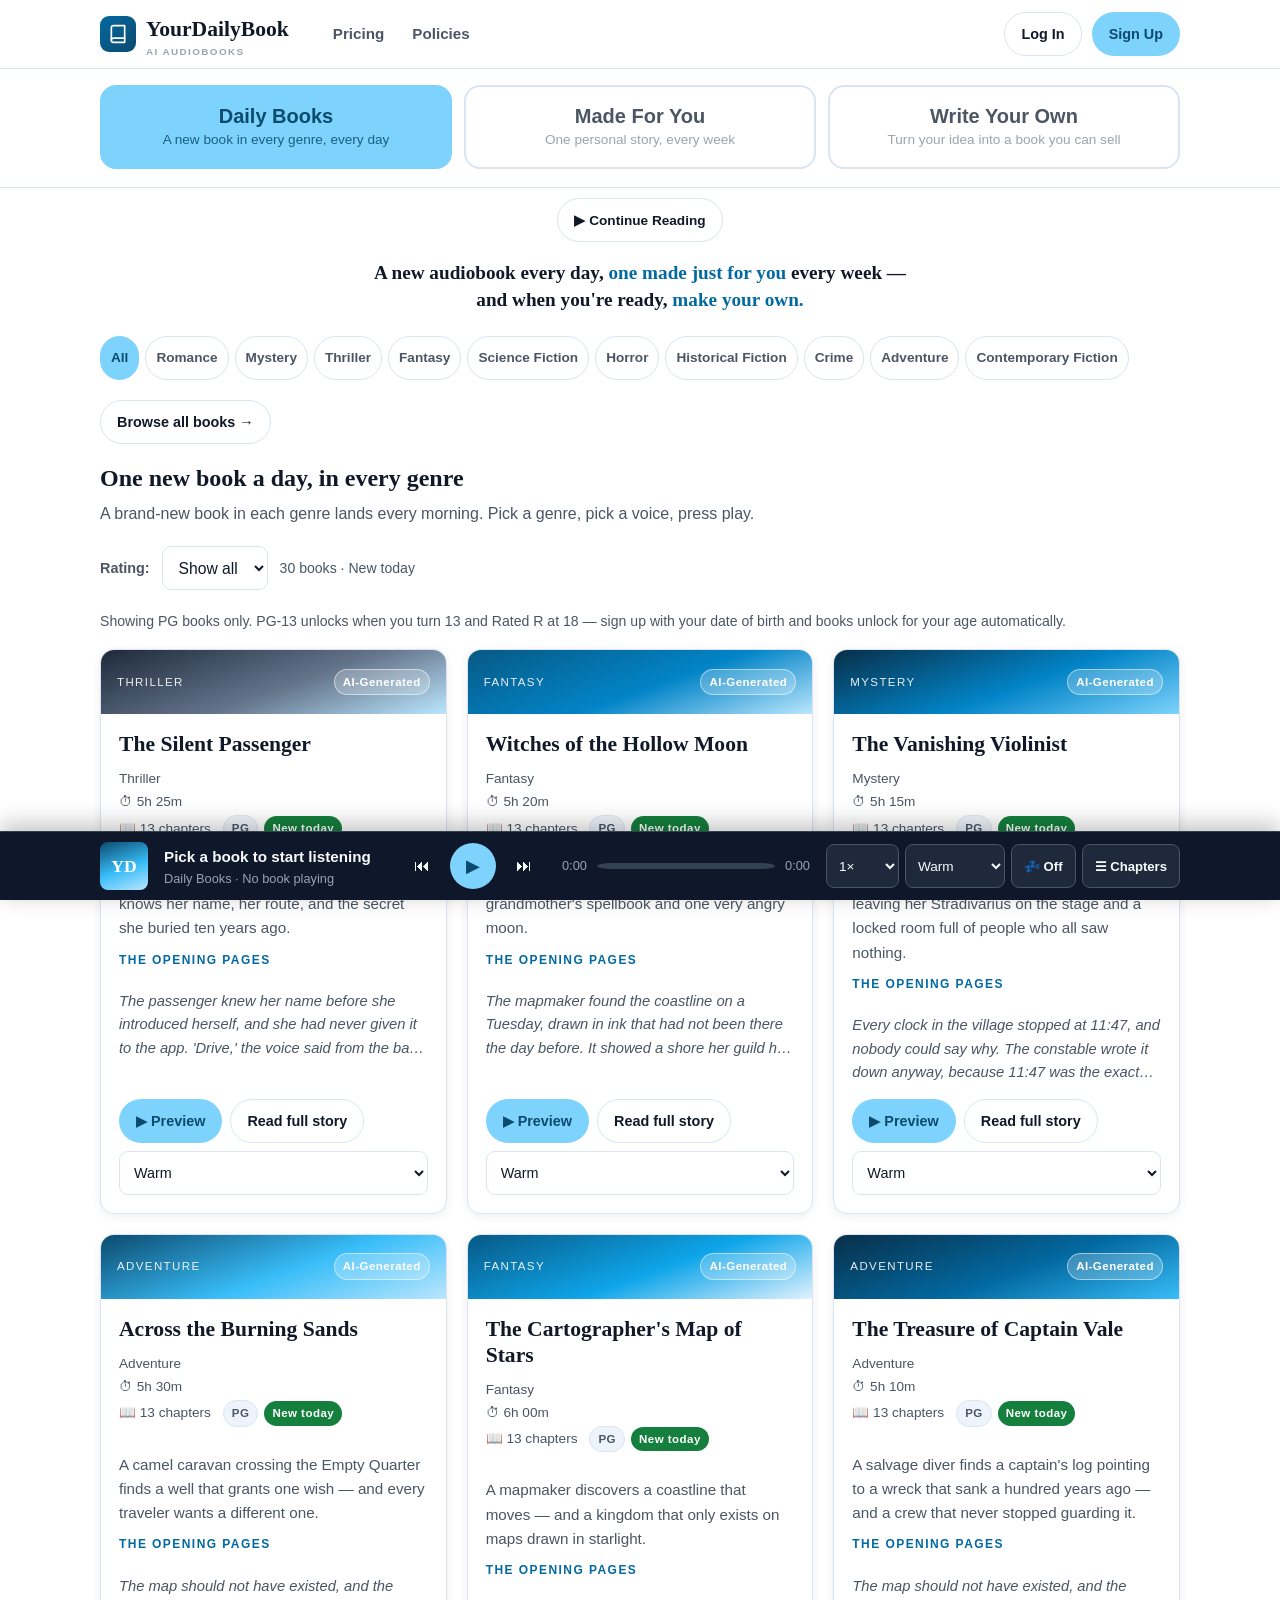
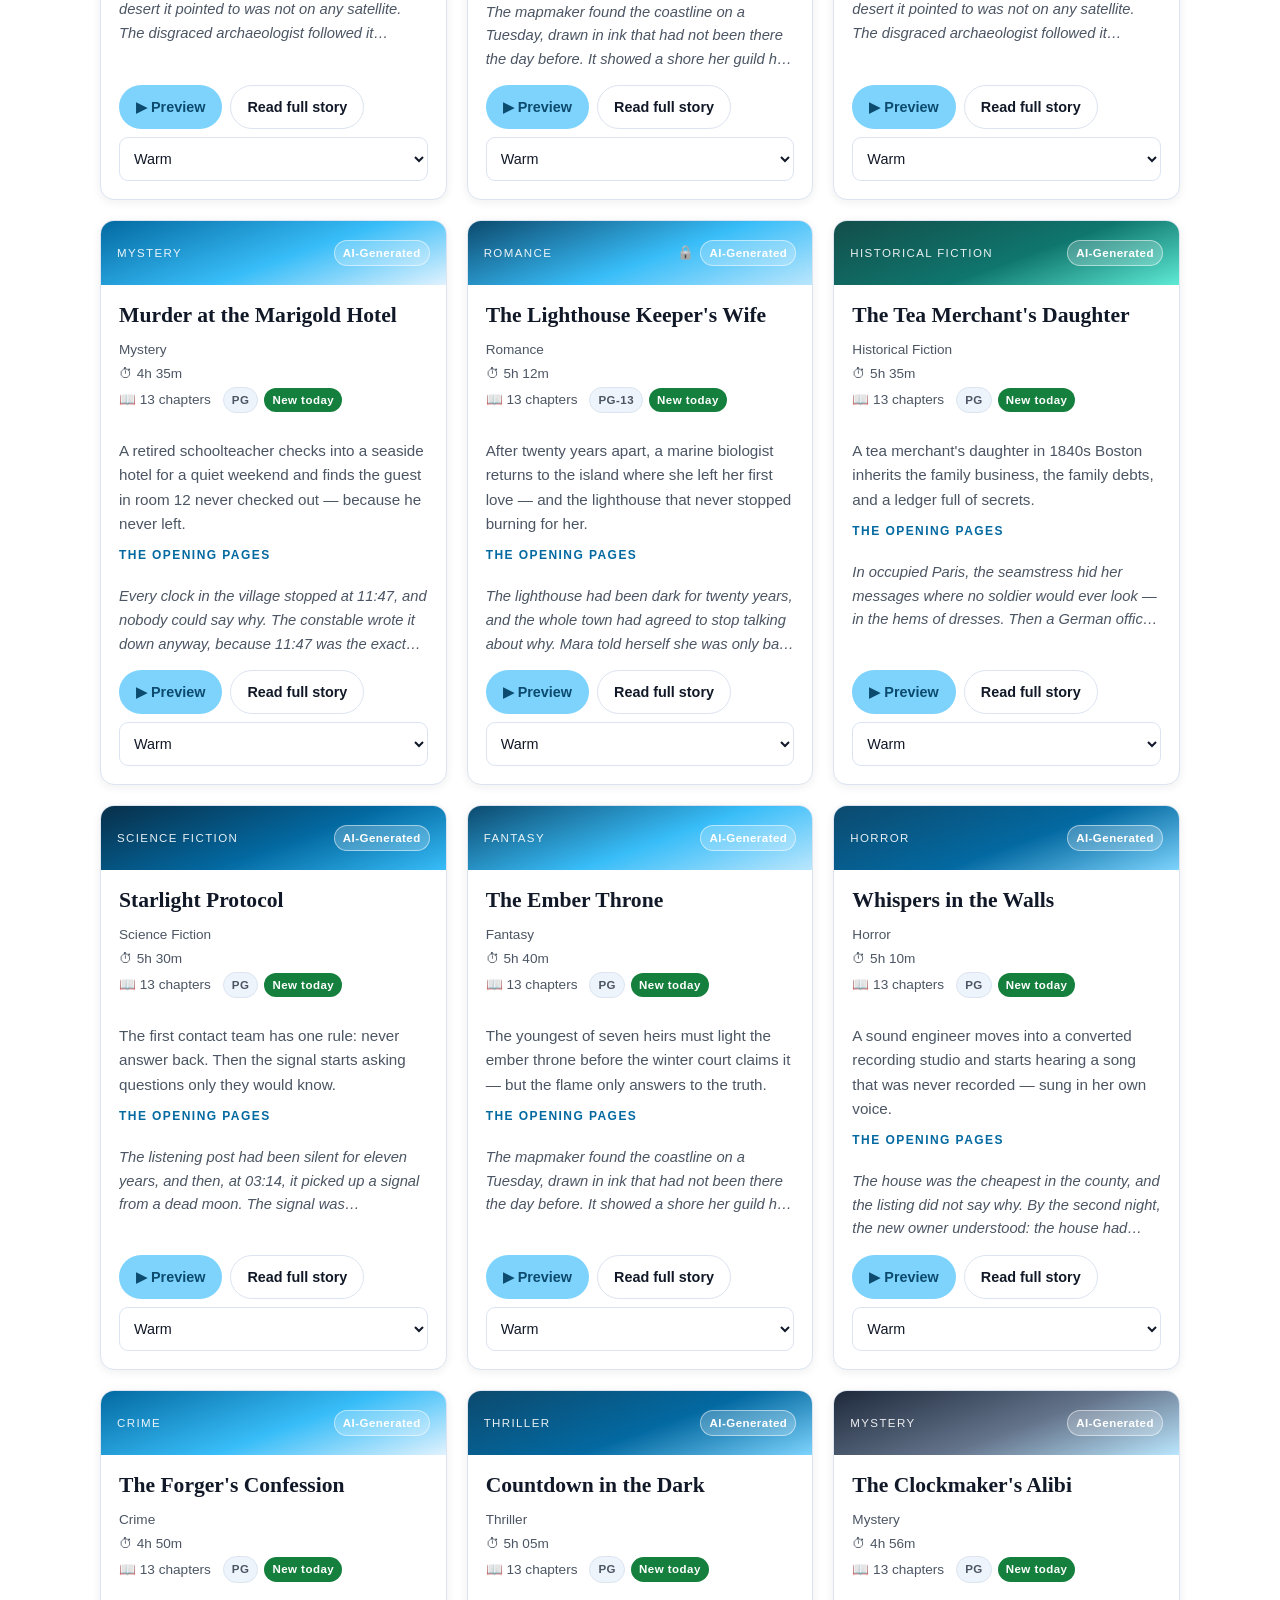
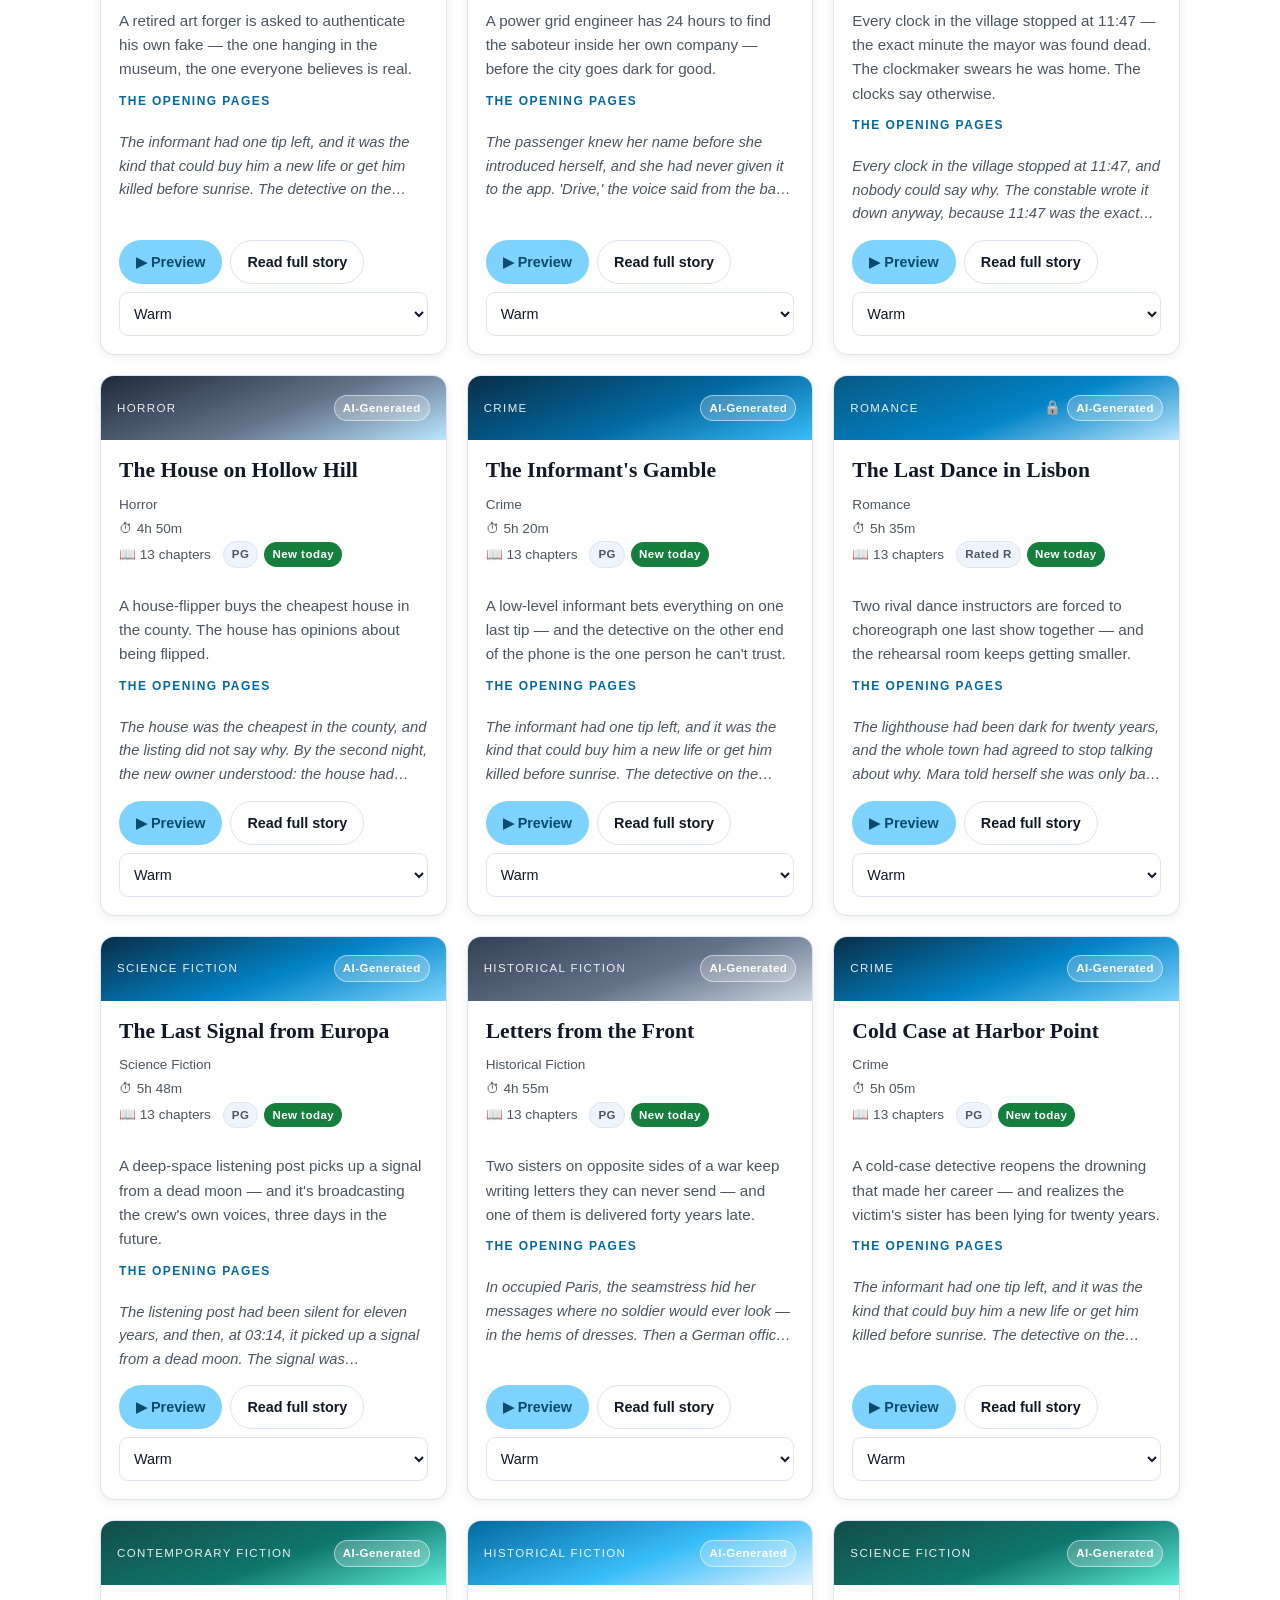
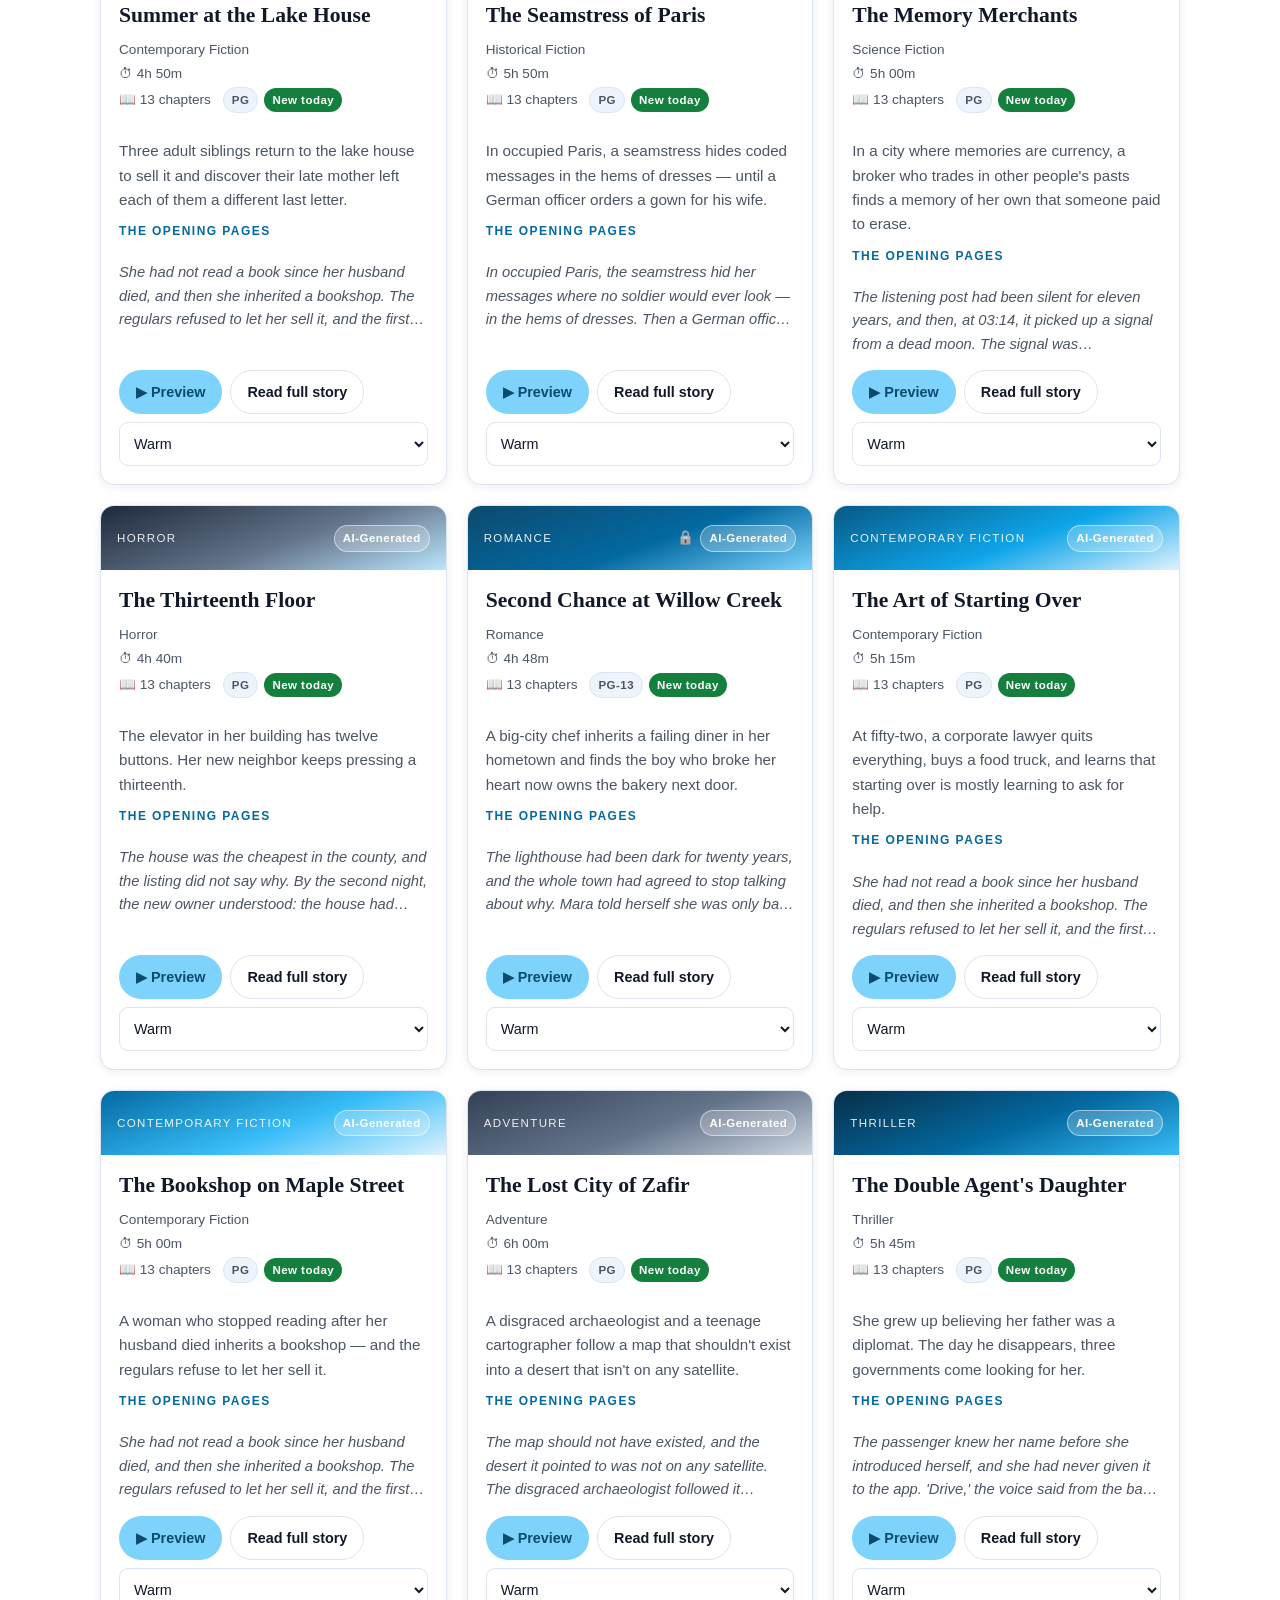
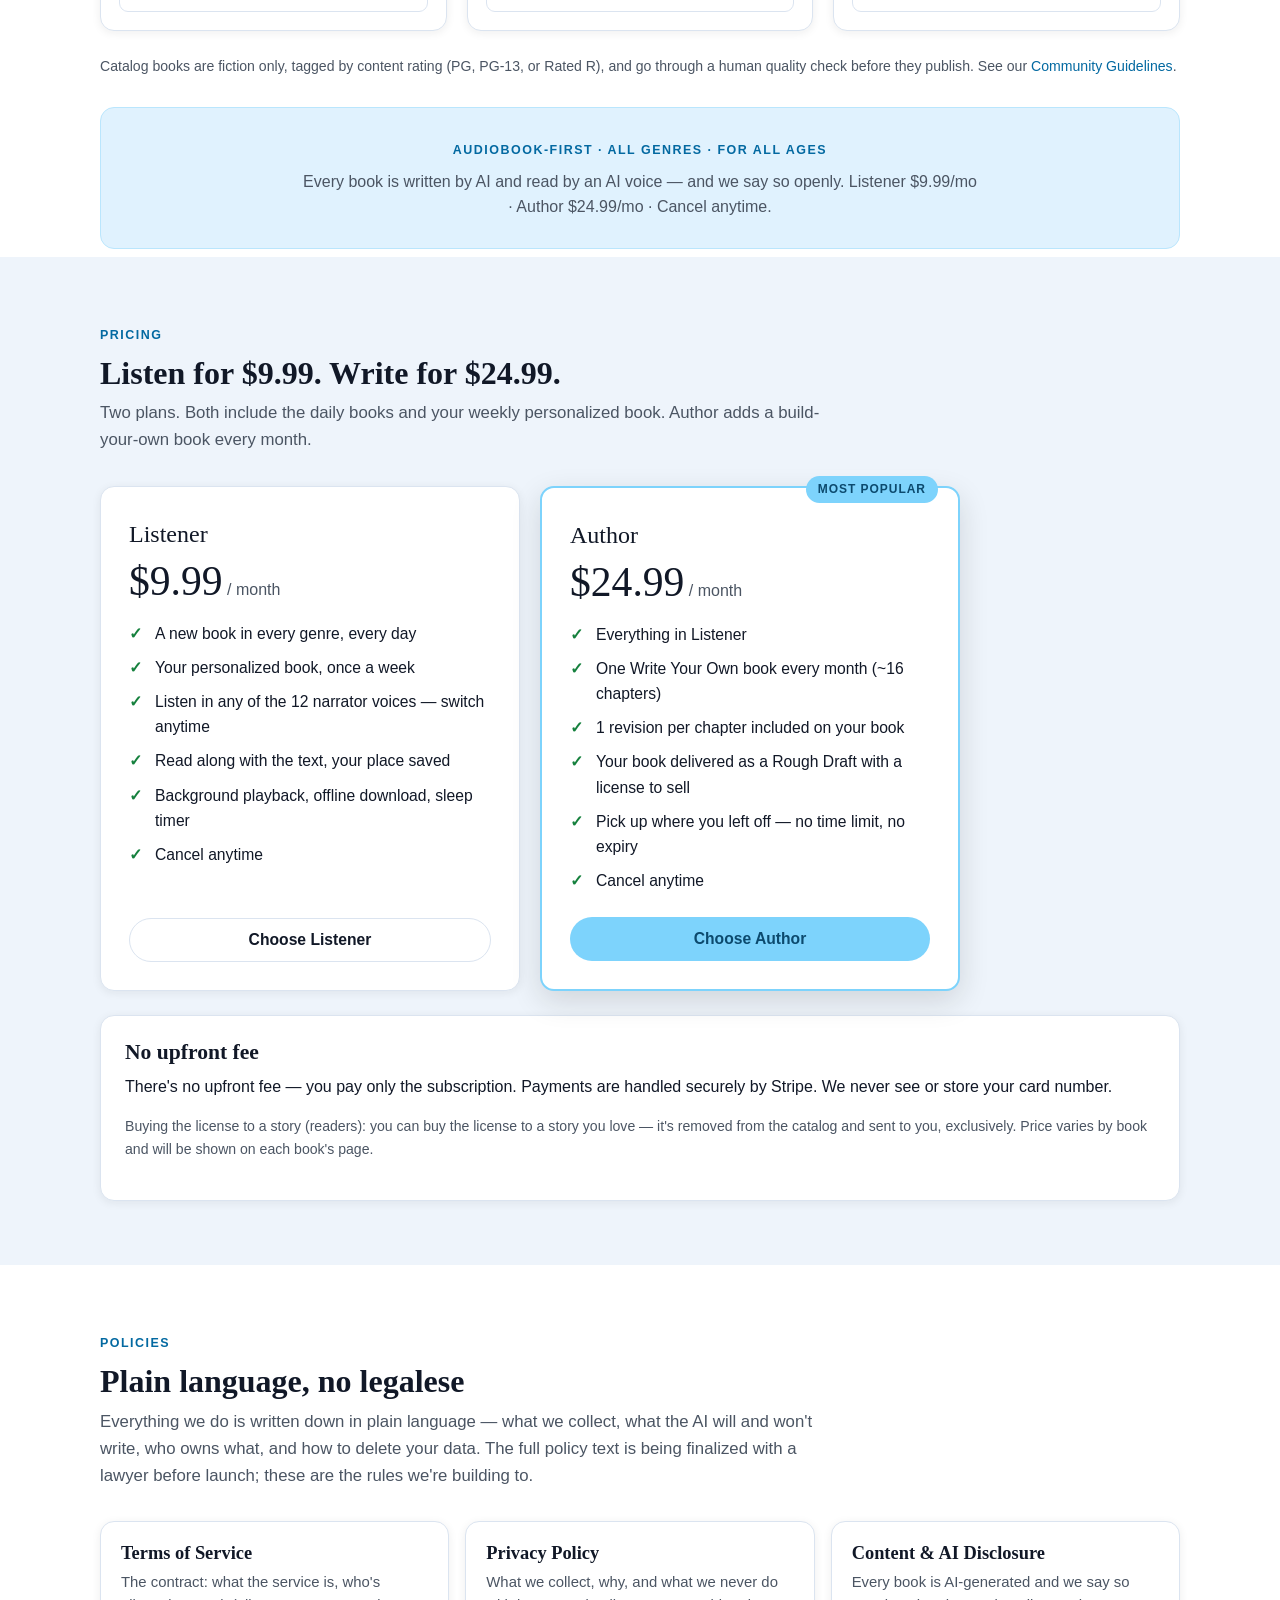
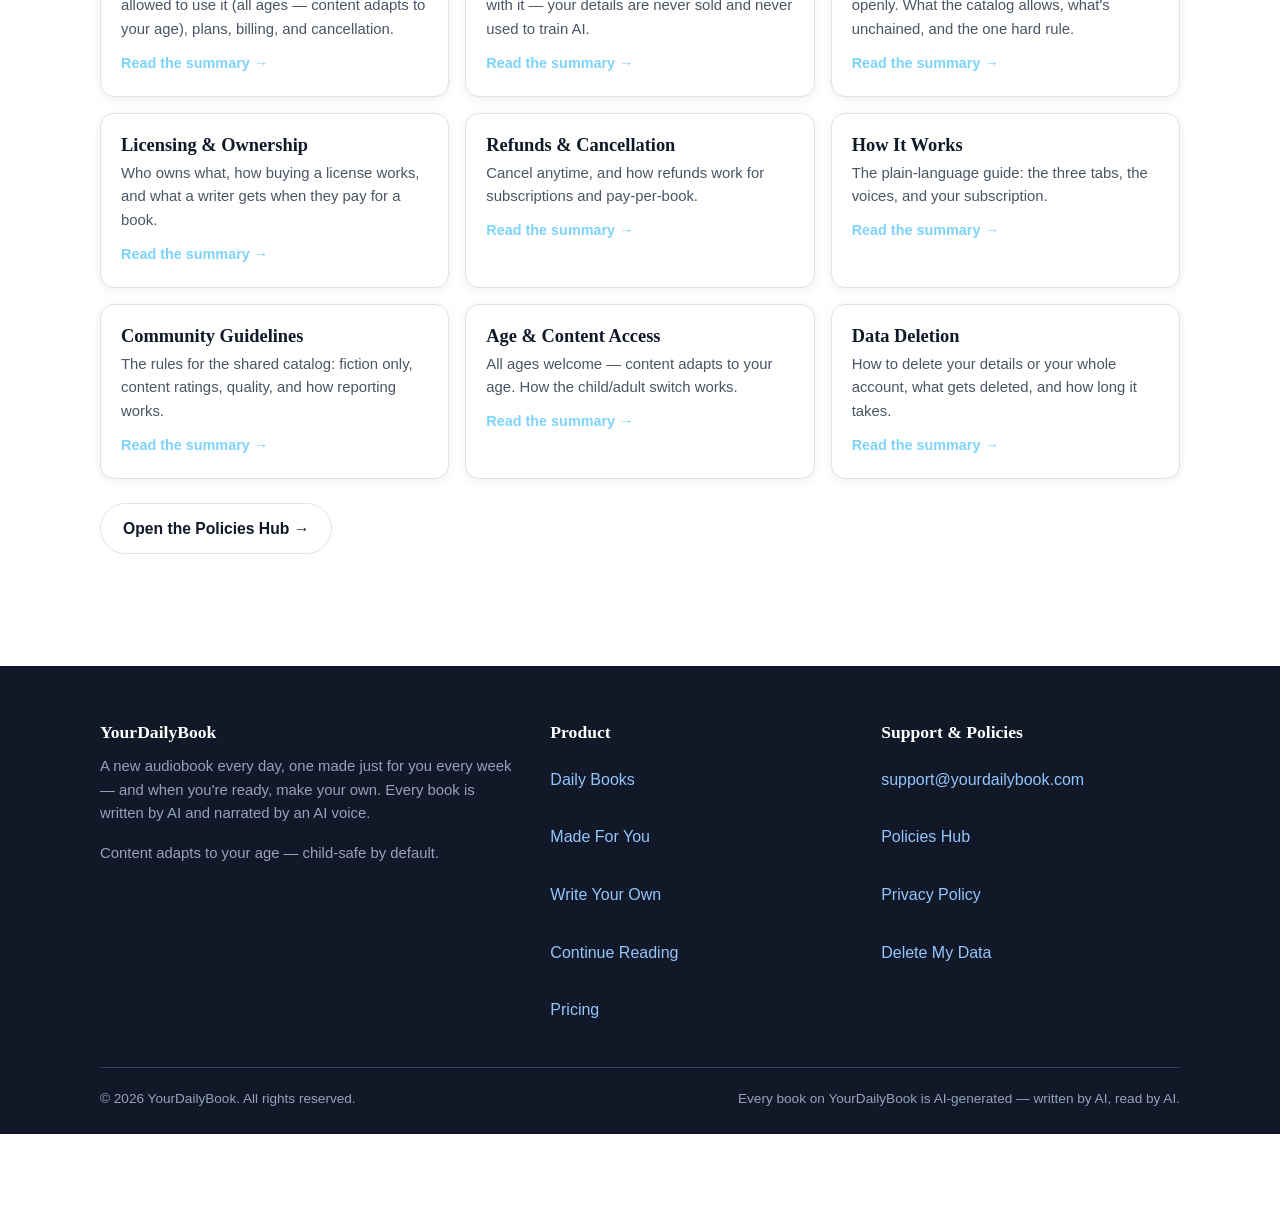
<file: index.html>
<!DOCTYPE html>
<html lang="en">
<head>
<meta charset="UTF-8">
<meta name="viewport" content="width=device-width, initial-scale=1.0">
<title>YourDailyBook — A new audiobook every day, written by AI, read by AI</title>
<meta name="description" content="YourDailyBook is an audiobook service where every book is written by AI and read by an AI voice. A new book in every genre, every day. One made just for you every week. And when you're ready, make your own.">
<!-- Cache-buster (TY Nov 6, v17.1): bump ?v= on every deploy so browsers
     never serve a stale cached file after a push. -->
<link rel="stylesheet" href="style.css?v=17.4">
<link rel="icon" href="favicon.ico">
<link rel="apple-touch-icon" href="apple-touch-icon.png">
</head>
<body>

<!-- ================= Header ================= -->
<header class="site-header">
  <div class="header-inner">
    <a class="logo" href="index.html">
      <span class="logo-mark" aria-hidden="true">
        <svg width="20" height="20" viewBox="0 0 24 24" fill="none" stroke="currentColor" stroke-width="2" stroke-linecap="round" stroke-linejoin="round"><path d="M4 19.5A2.5 2.5 0 0 1 6.5 17H20"/><path d="M6.5 2H20v20H6.5A2.5 2.5 0 0 1 4 19.5v-15A2.5 2.5 0 0 1 6.5 2z"/></svg>
      </span>
      <span>YourDailyBook<small>AI Audiobooks</small></span>
    </a>
    <button class="nav-toggle" id="navToggle" aria-label="Open menu" aria-expanded="false">☰</button>
    <nav class="main-nav" id="mainNav" aria-label="Main navigation">
      <a href="#pricing">Pricing</a>
      <a href="policies.html">Policies</a>
    </nav>
    <div class="header-actions">
      <span class="auth-greeting hidden" id="authGreeting"></span>
      <a class="btn btn-ghost btn-sm hidden" id="settingsLink" href="account.html">Settings</a>
      <button class="btn btn-ghost btn-sm hidden" id="signoutBtn" type="button">Sign Out</button>
      <button class="btn btn-ghost btn-sm" id="loginBtn" type="button">Log In</button>
      <button class="btn btn-primary btn-sm" id="signupBtn" type="button">Sign Up</button>
    </div>
  </div>
</header>

<main>
<!-- ================= Tabs (the dominant top element — first big thing under the header) ================= -->
<div class="tabs-bar" id="tabs">
  <div class="wrap">
    <div class="tabs" role="tablist" aria-label="Main sections">
      <button class="tab-btn active" role="tab" data-tab="daily" aria-selected="true" type="button"><span class="tab-title">Daily Books</span><span class="tab-sub">A new book in every genre, every day</span></button>
      <button class="tab-btn" role="tab" data-tab="made" aria-selected="false" type="button"><span class="tab-title">Made For You</span><span class="tab-sub">One personal story, every week</span></button>
      <button class="tab-btn" role="tab" data-tab="write" aria-selected="false" type="button"><span class="tab-title">Write Your Own</span><span class="tab-sub">Turn your idea into a book you can sell</span></button>
    </div>
  </div>
</div>

<!-- Small Continue Reading button (not a tab — the 3 original tabs stay clean) -->
<div class="continue-mini-row">
  <div class="wrap">
    <button class="btn btn-ghost btn-sm continue-mini-btn" id="continueMiniBtn" type="button">▶ Continue Reading</button>
  </div>
</div>

<!-- ================= Tagline (two lines under the tabs) ================= -->
<!-- The one line that explains the whole site, and it maps directly to
     the tabs (daily book / continue reading / made for you weekly /
     make your own). Kept at the top so a first-time visitor understands
     the site at a glance. -->
<div class="tagline-strip">
  <div class="wrap">
    <h1>A new audiobook every day, <em>one made just for you</em> every week —<br>and when you're ready, <em>make your own.</em></h1>
  </div>
</div>

<div class="wrap">

<!-- ===== Daily Books panel ===== -->
<section class="tab-panel active" id="panel-daily" role="tabpanel" aria-label="Daily Books">
  <div id="dailyTodayView">
  <div class="genre-row" id="genreRow" role="group" aria-label="Filter by genre"></div>
  <div class="browse-link-row">
    <button class="btn btn-ghost btn-sm" id="browseAllBtn" type="button">Browse all books →</button>
  </div>
  <div class="section-head daily-head">
    <h2>One new book a day, in every genre</h2>
    <p>A brand-new book in each genre lands every morning. Pick a genre, pick a voice, press play.</p>
  </div>
  <div class="filter-row">
    <label for="ratingFilter">Rating:</label>
    <select id="ratingFilter" style="width:auto">
      <option value="">Show all</option>
      <option value="PG">PG</option>
      <option value="PG-13">PG-13</option>
      <option value="R">Rated R</option>
    </select>
    <span class="small muted" id="bookCount"></span>
  </div>
  <p class="small muted" id="catalogAgeNote"></p>

  <div class="book-grid" id="bookGrid"></div>
  <p class="small muted mt-3">Catalog books are fiction only, tagged by content rating (PG, PG-13, or Rated R), and go through a human quality check before they publish. See our <a href="policies.html#community-guidelines">Community Guidelines</a>.</p>

  <!-- ================= Closing value-prop (below the book grid) ================= -->
  <!-- The positioning line + AI disclosure + pricing, moved here from the top
       so the main tabs sit higher. Reads as the pitch + disclosure strip at
       the bottom of the Daily Books view. -->
  <section class="closing-value" aria-label="About YourDailyBook">
    <span class="eyebrow">Audiobook-first · All genres · For all ages</span>
    <p>Every book is written by AI and read by an AI voice — and we say so openly. Listener $9.99/mo · Author $24.99/mo · Cancel anytime.</p>
  </section>
  </div><!-- /dailyTodayView -->

  <!-- ===== Back-catalog browse view ===== -->
  <!-- The full catalog, organized by genre first, then newest first
       inside each genre — with filters (AI vs human submission,
       author, rating, New today), a title/author search, a
       publication-date picker (the calendar view), and pagination
       (20 books per page). A view inside the Daily Books panel, not
       a separate page and not a fifth main tab. Reuses the same
       post-style cards, badges, preview behavior, and rating lock
       as the daily grid. -->
  <section id="browseView" class="hidden" aria-label="Browse all books">
    <button class="btn btn-ghost btn-sm" id="browseBackBtn" type="button">← Back to Today's books</button>
    <div class="section-head daily-head mt-2">
      <h2>Browse all books</h2>
      <p>The full catalog — newest first in each genre. Filter it, search it, or jump to a publication date.</p>
    </div>
    <div class="browse-controls">
      <div class="genre-row" id="browseGenreRow" role="group" aria-label="Browse by genre"></div>
      <div class="browse-filters">
        <label class="browse-field browse-search">Search
          <input type="search" id="browseSearch" placeholder="Title or author…" aria-label="Search by title or author">
        </label>
        <label class="browse-field">Source
          <select id="browseSource" aria-label="Filter by source">
            <option value="all">All books</option>
            <option value="ai">AI books</option>
            <option value="human">Human submissions</option>
          </select>
        </label>
        <label class="browse-field">Rating
          <select id="browseRating" aria-label="Filter by rating"></select>
        </label>
        <label class="browse-field">Author
          <select id="browseAuthor" aria-label="Filter by author"></select>
        </label>
        <label class="browse-field browse-check"><input type="checkbox" id="browseNewToday"> New today only</label>
        <label class="browse-field">Published on
          <input type="date" id="browseDate" aria-label="Filter by publication date">
        </label>
        <button class="btn btn-ghost btn-sm" id="browseResetBtn" type="button">Reset filters</button>
      </div>
    </div>
    <p class="small muted" id="browseCount"></p>
    <div id="browseResults"></div>
    <nav class="browse-pagination" id="browsePagination" aria-label="Browse pages"></nav>
  </section>
</section>

<!-- ===== Continue Reading panel ===== -->
<!-- Books the user opened (Read, Listen, or Preview), most recent
     first. Each card has a ▶ Continue button that resumes the book
     from its saved position, and an ✕ Remove button that takes it
     out of this section only — never out of the catalog. Persists in
     localStorage, and respects the age filter like the catalog.
     When empty, the tab shows a friendly empty state instead of
     hiding — a first-time visitor should see where their books will
     wait for them. -->
<section class="tab-panel" id="panel-continue" role="tabpanel" aria-label="Continue Reading">
  <button class="btn btn-ghost btn-sm" id="continueBackBtn" type="button">← Back to Daily Books</button>
  <div class="section-head">
    <span class="eyebrow">Continue Reading</span>
    <h2>Pick up where you left off</h2>
    <p>Every book you open waits for you here — right where you left off.</p>
  </div>
  <section class="currently-reading" id="currentlyReading" aria-label="Currently Reading">
    <div class="book-grid cr-grid" id="currentlyReadingGrid"></div>
    <div class="empty-state hidden" id="currentlyReadingEmpty">
      <h3>Nothing here yet</h3>
      <p>Preview a book and it'll wait for you here, right where you left off.</p>
    </div>
  </section>
</section>

<!-- ===== Made For You panel ===== -->
<section class="tab-panel" id="panel-made" role="tabpanel" aria-label="Made For You">
  <div class="section-head">
    <span class="eyebrow">Made For You</span>
    <h2>Your book, every week</h2>
    <p>Once a week, a short story is written just for you — built from the details you put in at signup. It's your story, about you, in the genres and content ratings you choose. Change your details anytime on your account page and your next book changes with them.</p>
  </div>
  <div class="split">
    <div class="card">
      <h3>Tell us about you</h3>
      <p class="muted small">Your details are used <strong>only</strong> to generate your book. They are never sold, never shared with advertisers, and never used to train AI. You can change or delete them anytime.</p>
      <p class="small muted hidden" id="pfSavedNote">These are your saved details — <a href="account.html">change them in Settings</a>.</p>
      <form id="personalizeForm">
        <div class="form-field">
          <label for="pfName">Your name</label>
          <input type="text" id="pfName" placeholder="e.g., Alex" required>
        </div>
        <div class="form-field">
          <label for="pfAbout">A short description of yourself</label>
          <textarea id="pfAbout" placeholder="A few sentences — what you love, where you're from, what kind of hero you want to be…"></textarea>
          <div class="hint">This is what the story is built from. Keep it as short or as detailed as you like.</div>
        </div>
        <div class="form-field">
          <label>Favorite genres <span class="hint">(pick up to 3)</span></label>
          <div class="check-row" id="pfGenres"></div>
        </div>
        <div class="form-field">
          <label>Ratings for your weekly book <span class="hint">(pick any that fit you)</span></label>
          <div class="check-row" id="pfRatings">
            <label class="check-chip"><input type="checkbox" id="pfRatingPG" value="PG" checked> PG</label>
            <label class="check-chip"><input type="checkbox" id="pfRatingPG13" value="PG-13" checked> PG-13</label>
            <label class="check-chip"><input type="checkbox" id="pfRatingR" value="R"> Rated R</label>
          </div>
          <div class="hint" id="pfRatingsHint"></div>
        </div>
        <div class="form-field">
          <label for="pfVoice">Your narrator voice</label>
          <select id="pfVoice"></select>
          <div class="hint">You can switch voices anytime — even mid-sentence — without losing your place.</div>
        </div>
        <button class="btn btn-primary btn-block" type="submit">Preview My Weekly Book</button>
      </form>
    </div>
    <div>
      <div class="card" id="personalPreview">
        <span class="badge badge-ai-dark">AI-Generated</span>
        <h3 class="mt-2">Your weekly book appears here</h3>
        <p class="muted">Fill in the form and preview what your personalized weekly story could look like. Subscribers get a new one every week — about 30 minutes of listening, in the voice you picked.</p>
        <p class="small muted">Included with both plans: <strong>Listener $9.99/mo</strong> and <strong>Author $24.99/mo</strong>.</p>
      </div>
      <div class="callout teal mt-3">
        <p><strong>Your details stay yours.</strong> We use them only to write your book. We never sell them, never share them with advertisers, and never use them to train AI models. Delete them anytime from your account page.</p>
      </div>
    </div>
  </div>
</section>

<!-- ===== Write Your Own panel ===== -->
<section class="tab-panel" id="panel-write" role="tabpanel" aria-label="Write Your Own">
  <div class="section-head">
    <span class="eyebrow">Write Your Own — for writers</span>
    <h2>Turn your idea into a book you can sell</h2>
    <p>Write Your Own is a tool for writers. Bring your idea — the AI writes the book chapter by chapter, you revise it with a guided question set, and you leave with a finished book and a license to sell it on Amazon KDP, Gumroad, or anywhere else. You keep the revenue.</p>
  </div>

  <div class="card mode-card" id="writeModeCard">
    <div class="mode-row">
      <div class="mode-copy">
        <h3>Who is this book for?</h3>
        <p class="small muted" id="writeModeDesc"></p>
        <p class="small" id="writeModeLock"></p>
      </div>
      <div class="mode-toggle" role="group" aria-label="Write Your Own mode">
        <button type="button" class="mode-btn" id="modeChildBtn" disabled>Child</button>
        <button type="button" class="mode-btn" id="modeAdultBtn" disabled>Adult</button>
        <span class="badge badge-child" id="writeModeBadge">Child mode</span>
      </div>
    </div>
    <p class="small muted" style="margin:0;">One rule applies in every mode, always: <strong>no sexual content involving minors — ever.</strong></p>
  </div>

  <div class="split">
    <div>
      <ol class="step-list">
        <li><span class="step-num">1</span><div><h4>Describe your book</h4><p>Your idea, your characters, your world — plus a short description of yourself. The AI builds a story bible from it so the book stays consistent.</p></div></li>
        <li><span class="step-num">2</span><div><h4>The AI writes it, chapter by chapter</h4><p>One chapter at a time, following the story bible. You watch each chapter land and approve it before the next one starts.</p></div></li>
        <li><span class="step-num">3</span><div><h4>Revise with 15 guided questions</h4><p>After each chapter, answer questions about plot, dialogue, pacing, emotion, and more — in your own words, in open text boxes. The AI revises from your direction.</p></div></li>
        <li><span class="step-num">4</span><div><h4>Leave with a Rough Draft + a license to sell</h4><p>Your book is delivered as a <strong>rough draft</strong> — never as a final, publication-ready product. Final editing is your job (or your editor's). And you get the license to sell it and keep every dollar.</p></div></li>
      </ol>
      <div class="callout red mt-3">
        <p><strong><span class="badge badge-rough">Rough Draft</span></strong></p>
        <p>A book made with Write Your Own is released as a rough draft, not a final product. You are responsible for final editing, proofreading, and preparation for publication. Our revision system gets the draft as close to final as possible — but the final polish is yours.</p>
      </div>
    </div>

    <div class="card">
      <h3>Try the flow</h3>
      <p class="muted small">A short preview of how a book is built. No real book is generated here — this shows the steps.</p>
      <p class="small" id="writeFlowMode"></p>
      <div id="writeStep1">
        <div class="form-field">
          <label for="wfIdea">Your book idea</label>
          <textarea id="wfIdea" placeholder="A retired detective returns to her hometown when the lighthouse goes dark for the first time in forty years…"></textarea>
        </div>
        <div class="form-field">
          <label for="wfAbout">A short description of yourself</label>
          <textarea id="wfAbout" placeholder="I write on weekends and I love twisty mysteries with a warm heart…"></textarea>
        </div>
        <div class="form-field">
          <label for="wfGenre">Genre</label>
          <select id="wfGenre"></select>
        </div>
        <div class="form-field">
          <label for="wfLength">Book size</label>
          <select id="wfLength">
            <option value="standard">Standard Book — 60,000 words, ~16 chapters — $99</option>
            <option value="premium">Premium Book — 60,000 words, best prose — $199</option>
            <option value="long">Long Book (Standard) — 90,000 words, ~24 chapters — $149</option>
            <option value="longpremium">Long Book (Premium) — 90,000 words, best prose — $299</option>
          </select>
        </div>
        <p class="small muted" id="wfStep1Note"></p>
        <button class="btn btn-primary btn-block" id="wfOutlineBtn" type="button">Build My Chapter Outline</button>
      </div>
      <div id="writeStep2" class="hidden">
        <h4 id="wfOutlineTitle">Your chapter outline</h4>
        <ol id="wfOutlineList" class="small" style="padding-left: 20px;"></ol>
        <p class="small muted" id="wfOutlineNote">This outline is a preview. In the full product, each chapter is written from the story bible, and you approve each one before the next is written.</p>
        <button class="btn btn-dark btn-block" id="wfQuestionsBtn" type="button">See the Revision Questions →</button>
      </div>
      <div id="writeStep3" class="hidden">
        <h4>Revise Chapter 1 — 15 questions</h4>
        <p class="small muted" id="wfQuestionsIntro">Answer in your own words. Your answers direct the revision — the AI never changes the meaning of your story, only the writing.</p>
        <div class="q-list" id="wfQuestions"></div>
        <button class="btn btn-primary btn-block" id="wfFinishBtn" type="button">See What a $5 Revision Includes</button>
      </div>
      <div id="writeStep4" class="hidden">
        <h4>What a $5 revision includes</h4>
        <ul class="small" style="padding-left: 20px;">
          <li><strong>Your feedback, applied</strong> — your question answers + open text direct the rewrite.</li>
          <li><strong>3 different revised versions</strong> to choose from — e.g., dialogue-focused, description-focused, balanced. Pick the best, or mix parts.</li>
          <li><strong>A full quality check</strong> on the version you pick — continuity vs. the story bible, dialogue, pacing, emotion, description, grammar.</li>
          <li><strong>A change summary</strong> — what changed and why.</li>
          <li><strong>Free self-editing after picking</strong> — tweak the text yourself for free. You only pay again for another full AI revision round.</li>
        </ul>
        <p class="small muted">1 revision per chapter is included with your book. Extra revisions are $5 per chapter — and there's no cap, as long as each one is paid for. Your book-in-progress is saved, so you can leave and pick up exactly where you left off, anytime. No time limit, no expiry.</p>
        <p class="small muted" id="wfRevisionModeNote"></p>
        <button class="btn btn-ghost btn-block" id="wfRestartBtn" type="button">Start Over</button>
      </div>
    </div>
  </div>

  <div class="mt-3">
    <h3>Writer pricing</h3>
    <div class="card" style="overflow-x:auto;">
      <table class="price-table">
        <thead><tr><th>Book</th><th>What you get</th><th>Price</th></tr></thead>
        <tbody>
          <tr><td><strong>Standard Book</strong></td><td>60,000 words (~16 chapters), 1 revision per chapter included, full license to sell</td><td><strong>$99</strong></td></tr>
          <tr><td><strong>Premium Book</strong></td><td>60,000 words, best prose, 1 revision per chapter included, full license to sell</td><td><strong>$199</strong></td></tr>
          <tr><td><strong>Long Book (Standard)</strong></td><td>90,000 words (~24 chapters), 1 revision per chapter included, full license to sell</td><td><strong>$149</strong></td></tr>
          <tr><td><strong>Long Book (Premium)</strong></td><td>90,000 words, best prose, 1 revision per chapter included, full license to sell</td><td><strong>$299</strong></td></tr>
          <tr><td><strong>Extra revision</strong></td><td>One more full-chapter revision round (3 versions, quality check, change summary)</td><td><strong>$5 / chapter</strong></td></tr>
          <tr><td><strong>À la carte chapter</strong></td><td>One extra chapter, 1 revision included</td><td><strong>$7 / chapter</strong></td></tr>
        </tbody>
      </table>
      <p class="fee-note">For prolific writers: <strong>Author Plan $199/month</strong> (2 Standard Books a month, or 1 Premium) · <strong>Prolific Plan $399/month</strong> (5 Standard Books a month). Every book comes with a full license to sell — and you keep the revenue.</p>
      <p class="fee-note">A $99 book sold on Amazon KDP at $4.99 (about $3.49 per sale after royalty) pays for itself after roughly 29 sales. After that, every sale is yours.</p>
    </div>
  </div>
</section>
</div><!-- /wrap (tabs) -->

<!-- ================= Book reader view ================= -->
<section id="bookView" class="hidden" aria-label="Book reader">
  <div class="wrap">
    <button class="btn btn-ghost btn-sm" id="readerBackBtn" type="button">← Back to Daily Books</button>
    <div id="readerContent"></div>
  </div>
</section>

<!-- ================= Pricing ================= -->
<section class="section" id="pricing" style="background: var(--paper-2);">
  <div class="wrap">
    <div class="section-head">
      <span class="eyebrow">Pricing</span>
      <h2>Listen for $9.99. Write for $24.99.</h2>
      <p>Two plans. Both include the daily books and your weekly personalized book. Author adds a build-your-own book every month.</p>
    </div>
    <div class="price-grid">
      <div class="price-card">
        <div class="price-name">Listener</div>
        <div class="price-amount">$9.99<span> / month</span></div>
        <ul>
          <li>A new book in every genre, every day</li>
          <li>Your personalized book, once a week</li>
          <li>Listen in any of the 12 narrator voices — switch anytime</li>
          <li>Read along with the text, your place saved</li>
          <li>Background playback, offline download, sleep timer</li>
          <li>Cancel anytime</li>
        </ul>
        <button class="btn btn-ghost btn-block" data-plan="listener" type="button">Choose Listener</button>
      </div>
      <div class="price-card featured">
        <span class="price-flag">Most popular</span>
        <div class="price-name">Author</div>
        <div class="price-amount">$24.99<span> / month</span></div>
        <ul>
          <li>Everything in Listener</li>
          <li>One Write Your Own book every month (~16 chapters)</li>
          <li>1 revision per chapter included on your book</li>
          <li>Your book delivered as a Rough Draft with a license to sell</li>
          <li>Pick up where you left off — no time limit, no expiry</li>
          <li>Cancel anytime</li>
        </ul>
        <button class="btn btn-primary btn-block" data-plan="author" type="button">Choose Author</button>
      </div>
    </div>
    <div class="card mt-3">
      <h3>No upfront fee</h3>
      <p>There's no upfront fee — you pay only the subscription. Payments are handled securely by Stripe. We never see or store your card number.</p>
      <p class="small muted">Buying the license to a story (readers): you can buy the license to a story you love — it's removed from the catalog and sent to you, exclusively. Price varies by book and will be shown on each book's page.</p>
    </div>
  </div>
</section>

<!-- ================= Policies preview ================= -->
<section class="section" id="policies-preview">
  <div class="wrap">
    <div class="section-head">
      <span class="eyebrow">Policies</span>
      <h2>Plain language, no legalese</h2>
      <p>Everything we do is written down in plain language — what we collect, what the AI will and won't write, who owns what, and how to delete your data. The full policy text is being finalized with a lawyer before launch; these are the rules we're building to.</p>
    </div>
    <div class="policy-grid">
      <a class="policy-card" href="policies.html#terms-of-service"><h3>Terms of Service</h3><p>The contract: what the service is, who's allowed to use it (all ages — content adapts to your age), plans, billing, and cancellation.</p><span class="policy-link">Read the summary →</span></a>
      <a class="policy-card" href="policies.html#privacy-policy"><h3>Privacy Policy</h3><p>What we collect, why, and what we never do with it — your details are never sold and never used to train AI.</p><span class="policy-link">Read the summary →</span></a>
      <a class="policy-card" href="policies.html#content-ai-disclosure"><h3>Content &amp; AI Disclosure</h3><p>Every book is AI-generated and we say so openly. What the catalog allows, what's unchained, and the one hard rule.</p><span class="policy-link">Read the summary →</span></a>
      <a class="policy-card" href="policies.html#licensing-ownership"><h3>Licensing &amp; Ownership</h3><p>Who owns what, how buying a license works, and what a writer gets when they pay for a book.</p><span class="policy-link">Read the summary →</span></a>
      <a class="policy-card" href="policies.html#refunds-cancellation"><h3>Refunds &amp; Cancellation</h3><p>Cancel anytime, and how refunds work for subscriptions and pay-per-book.</p><span class="policy-link">Read the summary →</span></a>
      <a class="policy-card" href="policies.html#how-it-works"><h3>How It Works</h3><p>The plain-language guide: the three tabs, the voices, and your subscription.</p><span class="policy-link">Read the summary →</span></a>
      <a class="policy-card" href="policies.html#community-guidelines"><h3>Community Guidelines</h3><p>The rules for the shared catalog: fiction only, content ratings, quality, and how reporting works.</p><span class="policy-link">Read the summary →</span></a>
      <a class="policy-card" href="policies.html#age-content-access"><h3>Age &amp; Content Access</h3><p>All ages welcome — content adapts to your age. How the child/adult switch works.</p><span class="policy-link">Read the summary →</span></a>
      <a class="policy-card" href="policies.html#data-deletion"><h3>Data Deletion</h3><p>How to delete your details or your whole account, what gets deleted, and how long it takes.</p><span class="policy-link">Read the summary →</span></a>
    </div>
    <p class="mt-3"><a class="btn btn-ghost" href="policies.html">Open the Policies Hub →</a></p>
  </div>
</section>
</main>

<!-- ================= Footer ================= -->
<footer class="site-footer">
  <div class="wrap">
    <div class="footer-grid">
      <div>
        <h4>YourDailyBook</h4>
        <p>A new audiobook every day, one made just for you every week — and when you're ready, make your own. Every book is written by AI and narrated by an AI voice.</p>
        <p>Content adapts to your age — child-safe by default.</p>
      </div>
      <div>
        <h4>Product</h4>
        <ul>
          <li><a href="#tabs" data-nav-tab="daily">Daily Books</a></li>
          <li><a href="#tabs" data-nav-tab="made">Made For You</a></li>
          <li><a href="#tabs" data-nav-tab="write">Write Your Own</a></li>
          <li><a href="#tabs" data-nav-tab="continue">Continue Reading</a></li>
          <li><a href="#pricing">Pricing</a></li>
        </ul>
      </div>
      <div>
        <h4>Support &amp; Policies</h4>
        <ul>
          <li><a href="mailto:support@yourdailybook.com">support@yourdailybook.com</a></li>
          <li><a href="policies.html">Policies Hub</a></li>
          <li><a href="policies.html#privacy-policy">Privacy Policy</a></li>
          <li><a href="policies.html#data-deletion">Delete My Data</a></li>
        </ul>
      </div>
    </div>
    <div class="footer-bottom">
      <span>© 2026 YourDailyBook. All rights reserved.</span>
      <span>Every book on YourDailyBook is AI-generated — written by AI, read by AI.</span>
    </div>
  </div>
</footer>

<!-- ================= Sticky audio player ================= -->
<div class="player" id="player" role="region" aria-label="Audio player">
  <div class="player-inner">
    <div class="player-cover g0" id="playerCover">YD</div>
    <div class="player-info">
      <div class="player-title" id="playerTitle">Pick a book to start listening</div>
      <div class="player-sub" id="playerSub">Daily Books · No book playing</div>
    </div>
    <div class="player-controls">
      <button class="player-btn" id="prevChapterBtn" type="button" aria-label="Previous chapter" title="Previous chapter">⏮</button>
      <button class="player-btn play" id="playPauseBtn" type="button" aria-label="Play" title="Play / pause">▶</button>
      <button class="player-btn" id="nextChapterBtn" type="button" aria-label="Next chapter" title="Next chapter">⏭</button>
    </div>
    <div class="player-progress">
      <span class="player-time" id="timeCurrent">0:00</span>
      <div class="progress-track" id="progressTrack" role="slider" aria-label="Seek" aria-valuemin="0" aria-valuemax="100" aria-valuenow="0" tabindex="0">
        <div class="progress-fill" id="progressFill"></div>
      </div>
      <span class="player-time" id="timeTotal">0:00</span>
    </div>
    <div class="player-tools">
      <select id="speedSelect" aria-label="Playback speed" title="Playback speed">
        <option value="0.75">0.75×</option>
        <option value="1" selected>1×</option>
        <option value="1.25">1.25×</option>
        <option value="1.5">1.5×</option>
        <option value="2">2×</option>
      </select>
      <select id="playerVoiceSelect" aria-label="Narrator voice" title="Narrator voice"></select>
      <button class="tool-btn" id="sleepBtn" type="button" title="Sleep timer">💤 Off</button>
      <button class="tool-btn" id="chaptersBtn" type="button" title="Chapter list">☰ Chapters</button>
    </div>
  </div>
</div>

<!-- Chapter list panel -->
<div class="chapter-panel" id="chapterPanel" role="dialog" aria-label="Chapter list">
  <h3 id="chapterPanelTitle">Chapters</h3>
  <p class="sub" id="chapterPanelSub"></p>
  <ol class="chapter-list" id="chapterList" style="list-style:none;"></ol>
</div>

<!-- ================= Age lock message ================= -->
<div class="modal-backdrop" id="ageLockModal" role="dialog" aria-modal="true" aria-labelledby="ageLockTitle">
  <div class="modal">
    <button class="modal-close" data-close-modal="ageLockModal" type="button" aria-label="Close">✕</button>
    <h2 id="ageLockTitle">🔒 This book is locked for now</h2>
    <p class="muted" id="ageLockText"></p>
    <button class="btn btn-primary" data-close-modal="ageLockModal" type="button">Got it</button>
  </div>
</div>

<script src="app.js?v=17.7"></script>
</body>
</html>
</file>
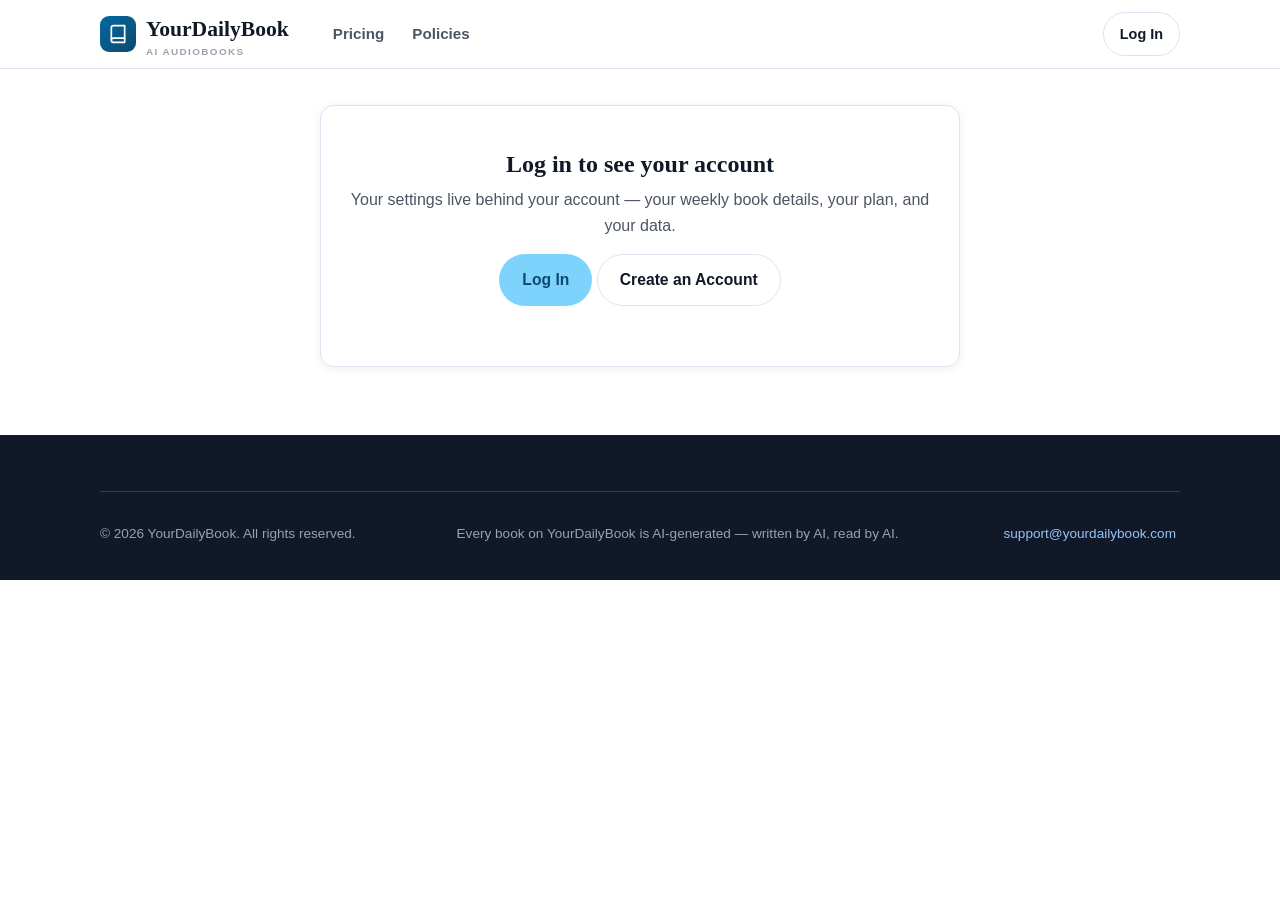
<file: account.html>
<!DOCTYPE html>
<html lang="en">
<head>
<meta charset="UTF-8">
<meta name="viewport" content="width=device-width, initial-scale=1.0">
<title>Settings — YourDailyBook</title>
<meta name="description" content="Your YourDailyBook settings — your weekly book details, your account, and your data.">
<link rel="stylesheet" href="style.css?v=17.4">
<link rel="icon" href="favicon.ico">
<link rel="apple-touch-icon" href="apple-touch-icon.png">
</head>
<body data-auth-page="account">

<!-- ================= Header ================= -->
<header class="site-header">
  <div class="header-inner">
    <a class="logo" href="index.html">
      <span class="logo-mark" aria-hidden="true">
        <svg width="20" height="20" viewBox="0 0 24 24" fill="none" stroke="currentColor" stroke-width="2" stroke-linecap="round" stroke-linejoin="round"><path d="M4 19.5A2.5 2.5 0 0 1 6.5 17H20"/><path d="M6.5 2H20v20H6.5A2.5 2.5 0 0 1 4 19.5v-15A2.5 2.5 0 0 1 6.5 2z"/></svg>
      </span>
      <span>YourDailyBook<small>AI Audiobooks</small></span>
    </a>
    <button class="nav-toggle" id="navToggle" aria-label="Open menu" aria-expanded="false">☰</button>
    <nav class="main-nav" id="mainNav" aria-label="Main navigation">
      <a href="index.html#pricing">Pricing</a>
      <a href="policies.html">Policies</a>
    </nav>
    <div class="header-actions">
      <span class="auth-greeting hidden" id="authGreeting"></span>
      <a class="btn btn-ghost btn-sm hidden" id="settingsLink" href="account.html">Settings</a>
      <button class="btn btn-ghost btn-sm hidden" id="signoutBtn" type="button">Sign Out</button>
      <button class="btn btn-ghost btn-sm" id="loginBtn" type="button">Log In</button>
    </div>
  </div>
</header>

<main>
<div class="wrap auth-wrap">

  <!-- Not signed in -->
  <div id="acctLoggedOut" class="card hidden">
    <div class="form-success">
      <h2>Log in to see your account</h2>
      <p class="muted">Your settings live behind your account — your weekly book details, your plan, and your data.</p>
      <p><a class="btn btn-primary" href="signup.html?mode=login">Log In</a>
      <a class="btn btn-ghost" href="signup.html">Create an Account</a></p>
    </div>
  </div>

  <div id="acctMain" class="hidden">
    <div class="section-head">
      <span class="eyebrow">YourDailyBook</span>
      <h2>Settings</h2>
      <p class="muted"><span id="acctGreeting">Hi there</span> — everything about your account lives here.</p>
    </div>

    <!-- Section 1: Your weekly book -->
    <section class="card auth-form" aria-label="Your weekly book">
      <h3>Your weekly book</h3>
      <p class="muted small">The details your weekly personalized story is written from — the same ones you put in at signup.</p>
      <div class="form-field">
        <label for="acAbout">A short description of yourself</label>
        <textarea id="acAbout" placeholder="A few sentences — what you love, where you're from, what kind of hero you want to be…"></textarea>
      </div>
      <div class="form-field">
        <label>Favorite genres <span class="hint">(pick up to 3)</span></label>
        <div class="check-row" id="acGenres"></div>
      </div>
      <div class="form-field">
        <label>Ratings for your weekly book <span class="hint">(pick any that fit you)</span></label>
        <div class="check-row" id="acRatings"></div>
        <div class="hint" id="acRatingsHint"></div>
      </div>
      <div class="form-field">
        <label for="acVoice">Your narrator voice</label>
        <select id="acVoice"></select>
      </div>
      <p class="small muted">Changes apply to your next weekly book, not the one you're currently reading.</p>
      <p class="form-ok hidden" id="acBookMsg" role="status"></p>
      <button class="btn btn-primary" id="acSaveBookBtn" type="button">Save Weekly Book Details</button>
    </section>

    <!-- Section 2: Account -->
    <section class="card auth-form mt-3" aria-label="Account">
      <h3>Account</h3>
      <div class="form-field">
        <label for="acName">Your name</label>
        <input type="text" id="acName" placeholder="Your name" autocomplete="name">
      </div>
      <div class="form-field">
        <label for="acEmail">Email</label>
        <input type="email" id="acEmail" placeholder="you@example.com" autocomplete="email">
      </div>
      <div class="form-field">
        <label for="acPlan">Plan</label>
        <p id="acPlan" class="plan-display">Listener — $9.99/month</p>
        <div class="hint">Your plan is shown here — changing it goes through Stripe at launch, never through a setting on this page.</div>
      </div>
      <div class="form-field">
        <label for="acNewPass">New password</label>
        <input type="password" id="acNewPass" placeholder="Leave blank to keep your current password" minlength="8" autocomplete="new-password">
        <div class="hint">Your new password needs at least 8 characters. It is sent to the account service over an encrypted connection — it is never stored in this browser.</div>
      </div>
      <p class="small muted" id="acDobNote"></p>
      <p class="small muted hidden" id="acParentNote"></p>
      <p class="form-error hidden" id="acAccountMsg" role="alert"></p>
      <button class="btn btn-primary" id="acSaveAccountBtn" type="button">Save Account</button>
      <p class="mt-2"><button class="btn btn-ghost btn-sm" id="acctSignoutBtn" type="button">Sign Out</button>
      <button class="btn btn-ghost btn-sm" id="acSignoutEverywhereBtn" type="button">Sign Out of All Other Devices</button></p>
    </section>

    <!-- Section 3: Privacy & data -->
    <section class="card auth-form mt-3" aria-label="Privacy and data">
      <h3>Privacy &amp; data</h3>
      <p class="muted small">Your details are used <strong>only</strong> to generate your book. They are never sold, never shared with advertisers, and never used to train AI. You can delete them anytime here.</p>
      <div class="form-field">
        <button class="btn btn-ghost" id="acDelDetailsBtn" type="button">Delete my personal details</button>
        <div class="hint">Clears the about-you text, genres, ratings, and voice saved for your weekly book. Your account stays signed in.</div>
      </div>
      <div class="form-field">
        <button class="btn btn-ghost danger-btn" id="acDelAccountBtn" type="button">Delete my account</button>
        <div class="hint">Deletes your whole account and your personal details. Once deleted it cannot be restored — you'd need to sign up again as a new user.</div>
      </div>
      <p class="form-ok hidden" id="acDeleteMsg" role="status"></p>
      <p class="fine-print">Account deletion is completed within 30 days of your request, and you'll get a confirmation email. Stripe payment records and books you've bought the license to are not deleted — see <a href="policies.html#data-deletion">Data Deletion</a>.</p>
    </section>
  </div>
</div>
</main>

<!-- ================= Footer ================= -->
<footer class="site-footer">
  <div class="wrap">
    <div class="footer-bottom">
      <span>© 2026 YourDailyBook. All rights reserved.</span>
      <span>Every book on YourDailyBook is AI-generated — written by AI, read by AI.</span>
      <span><a href="mailto:support@yourdailybook.com">support@yourdailybook.com</a></span>
    </div>
  </div>
</footer>

<script src="auth.js?v=17.3"></script>
</body>
</html>
</file>
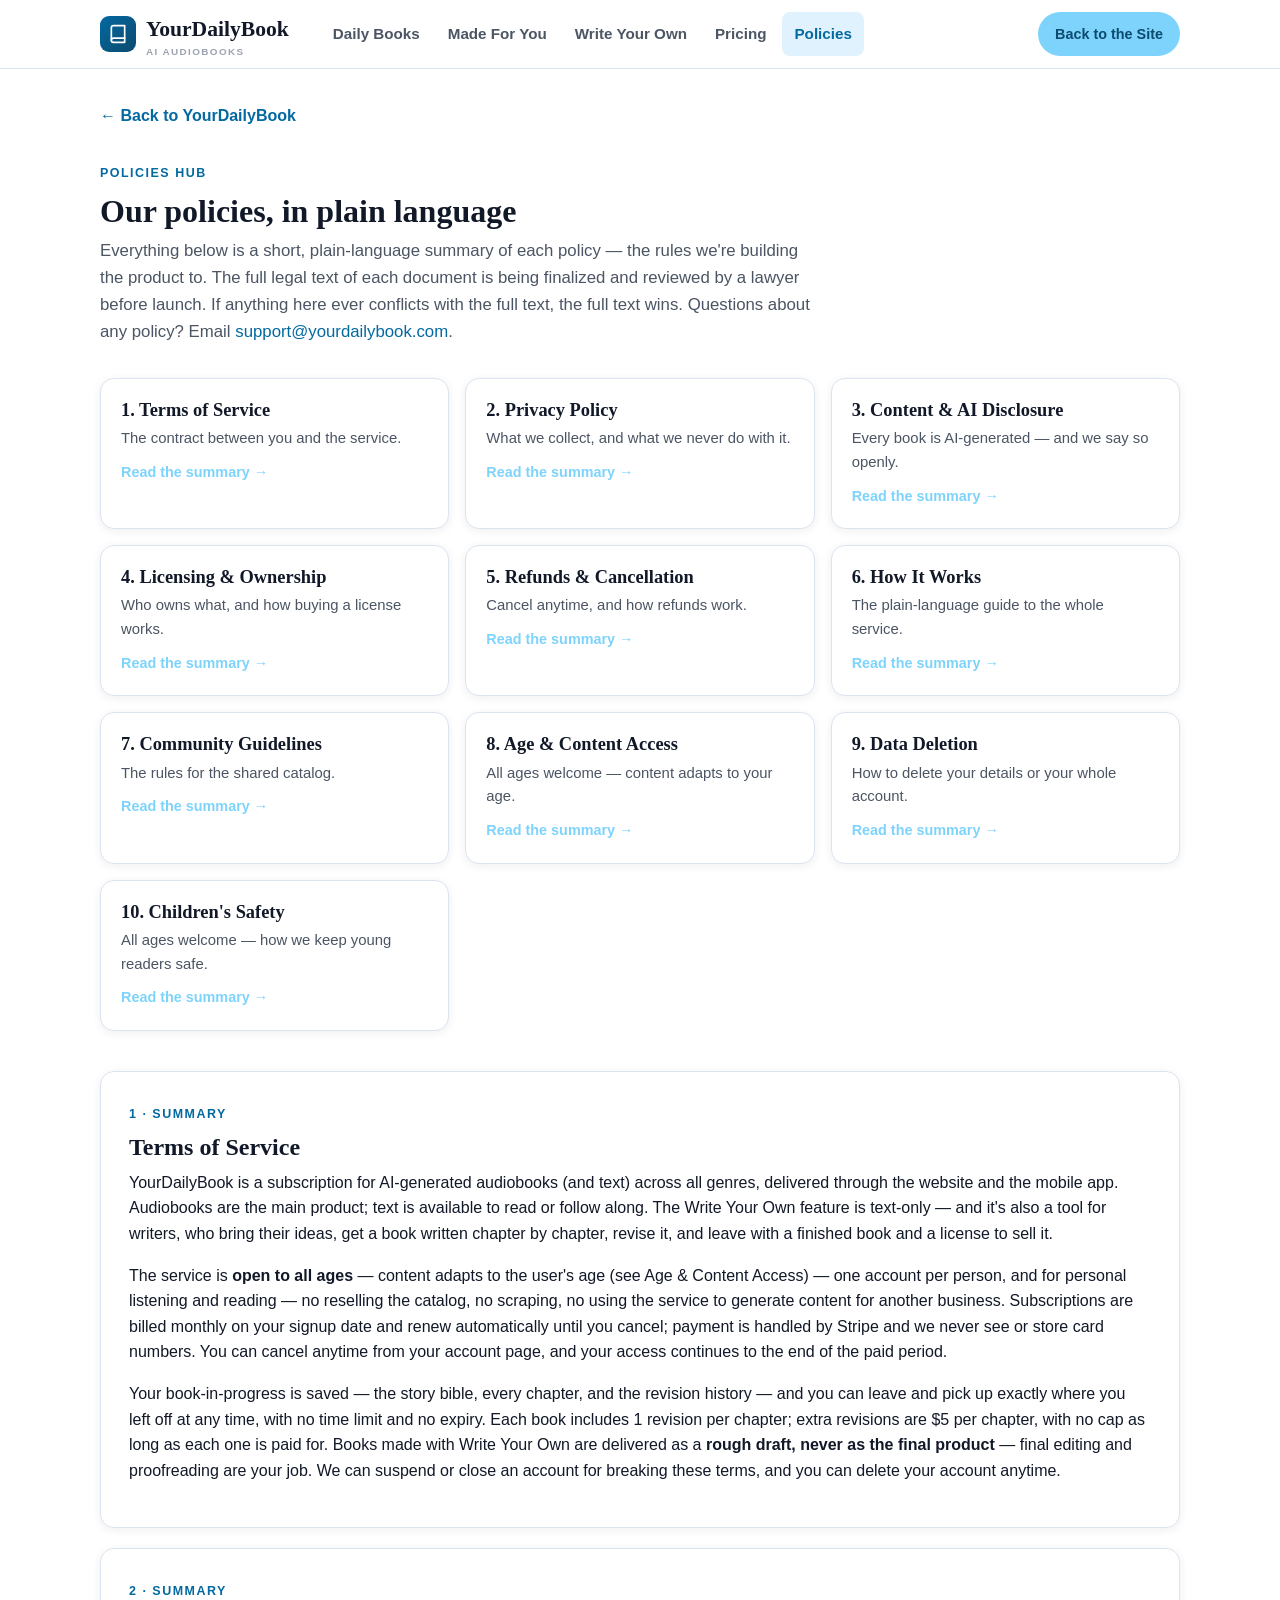
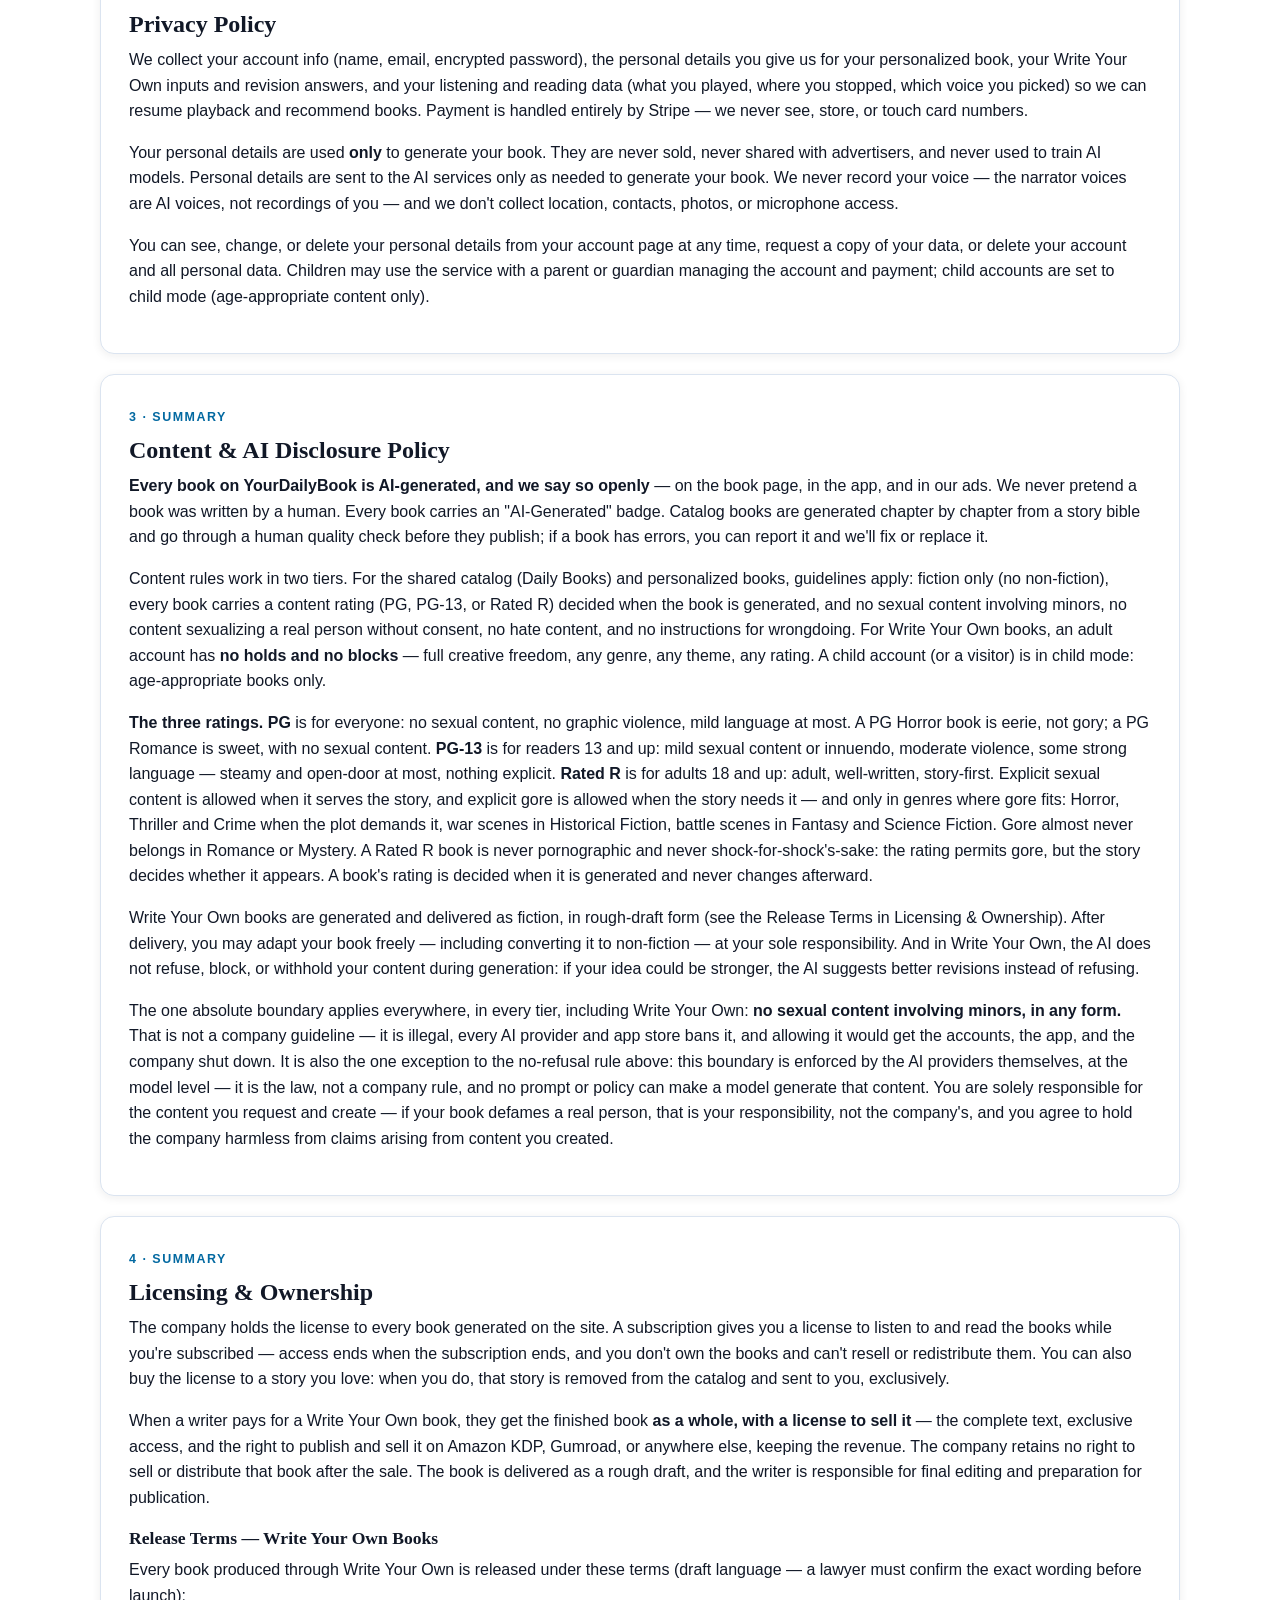
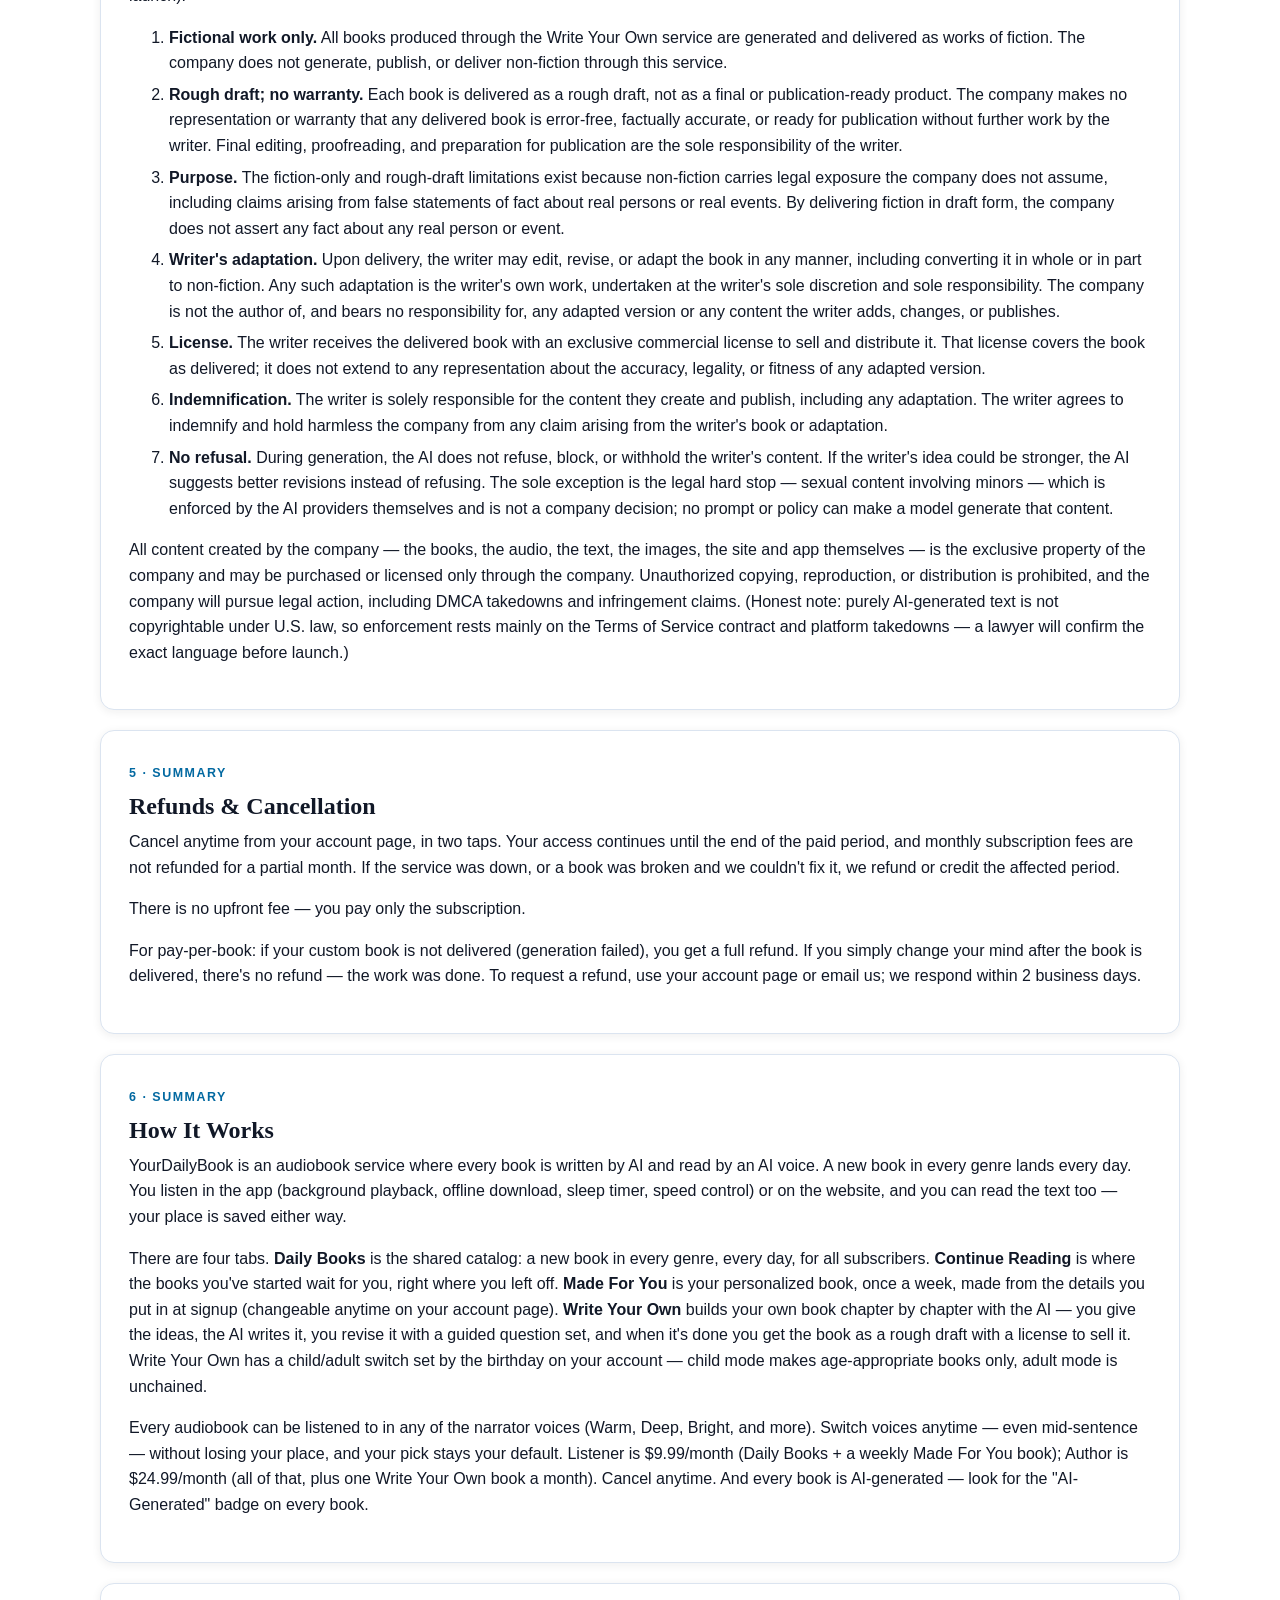
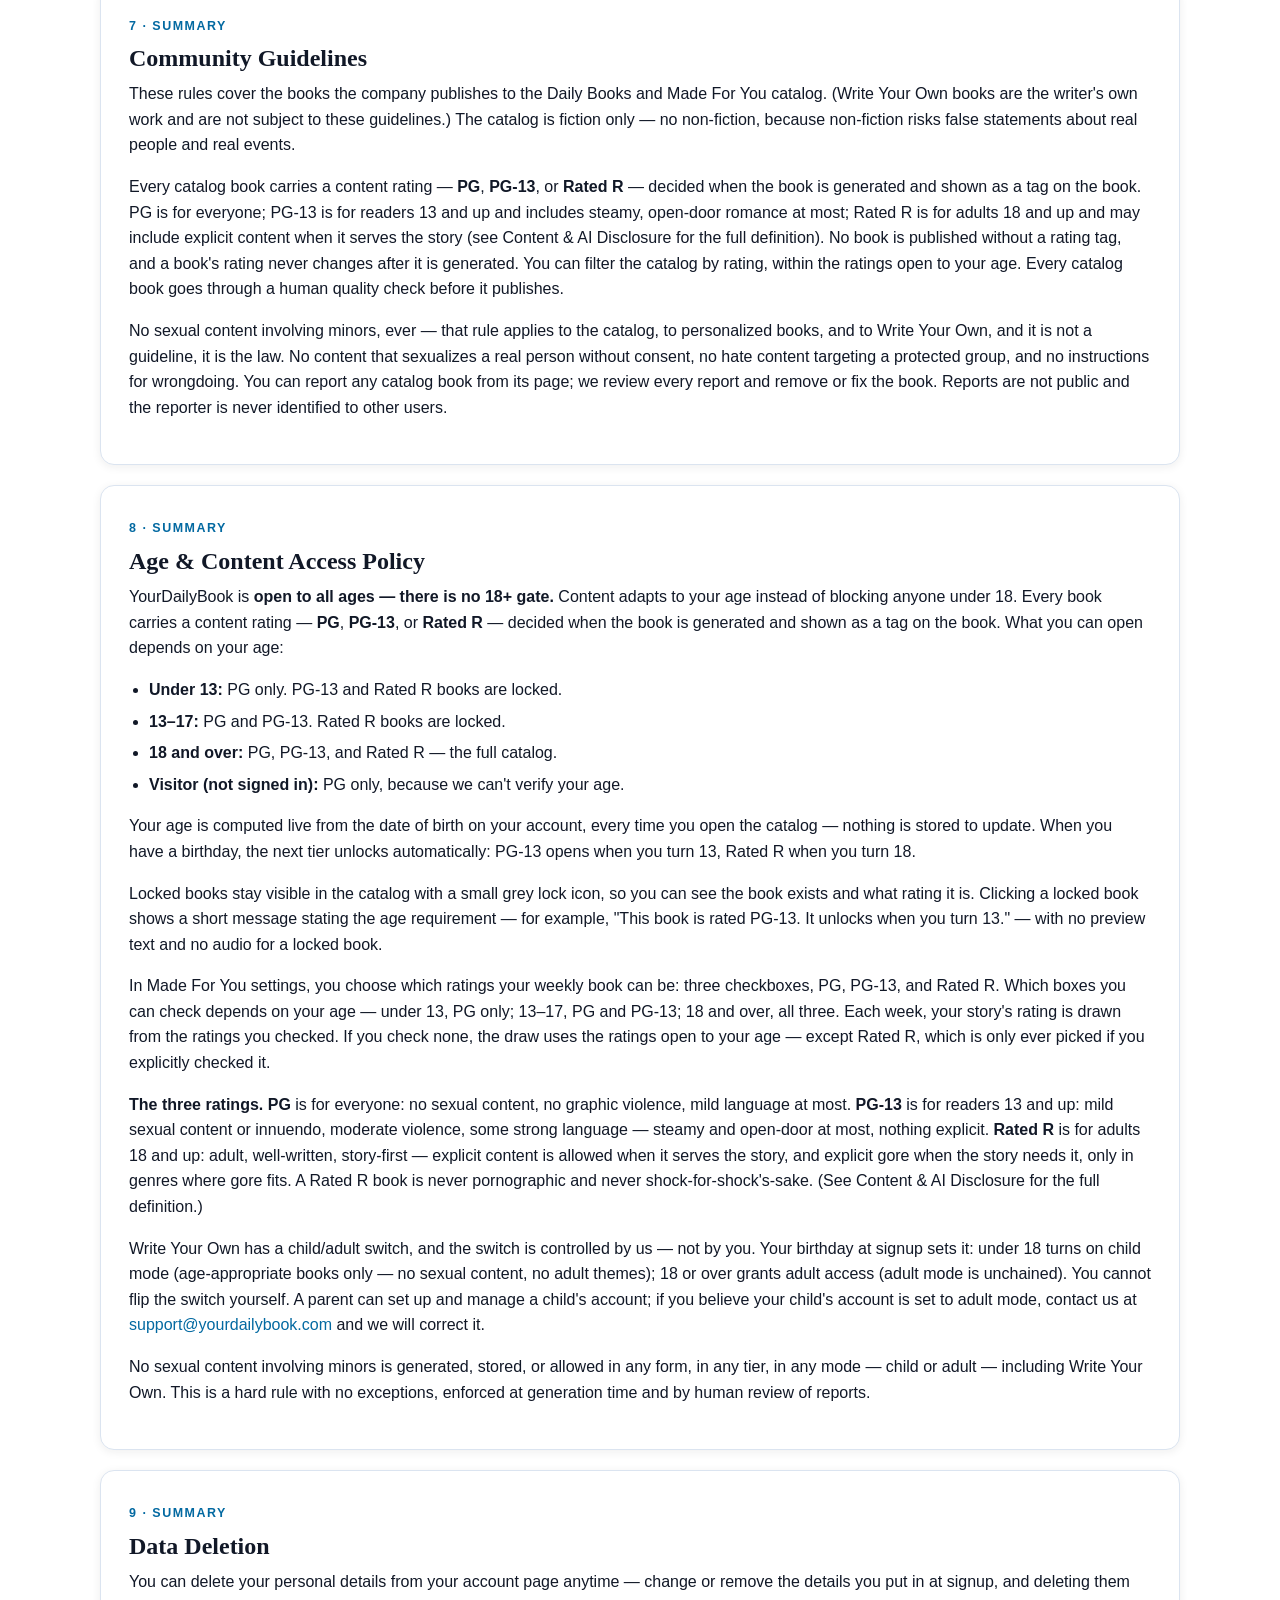
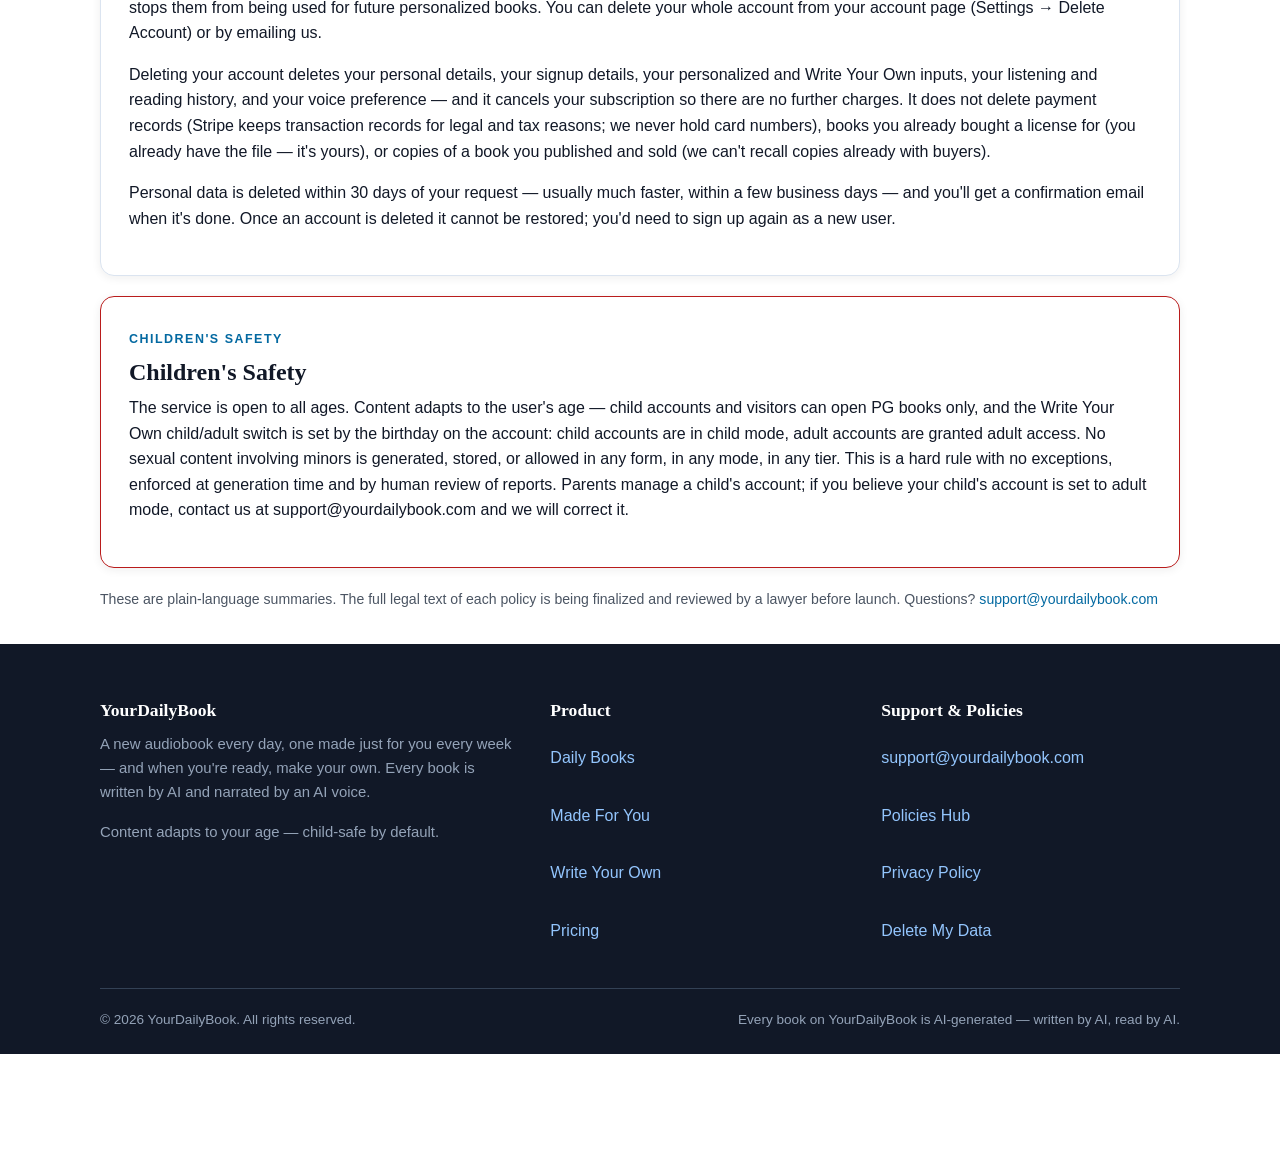
<file: policies.html>
<!DOCTYPE html>
<html lang="en">
<head>
<meta charset="UTF-8">
<meta name="viewport" content="width=device-width, initial-scale=1.0">
<title>Policies — YourDailyBook</title>
<meta name="description" content="YourDailyBook policies in plain language: Terms of Service, Privacy, Content & AI Disclosure, Licensing, Refunds, How It Works, Community Guidelines, Age & Content Access, and Data Deletion.">
<link rel="stylesheet" href="style.css?v=17.4">
<link rel="icon" href="favicon.ico">
<link rel="apple-touch-icon" href="apple-touch-icon.png">
<style>
  .policy-doc { background: var(--surface); border: 1px solid var(--line); border-radius: var(--radius); padding: 28px; box-shadow: var(--shadow); margin-bottom: 20px; }
  .policy-doc h2 { font-size: 1.5rem; }
  .policy-doc h3 { font-size: 1.1rem; margin-top: 18px; }
  .policy-doc ul { padding-left: 20px; }
  .policy-doc li { margin-bottom: 6px; }
  .back-link { display: inline-block; margin: 24px 0 8px; font-weight: 700; }
</style>
</head>
<body>

<header class="site-header">
  <div class="header-inner">
    <a class="logo" href="index.html">
      <span class="logo-mark" aria-hidden="true">
        <svg width="20" height="20" viewBox="0 0 24 24" fill="none" stroke="currentColor" stroke-width="2" stroke-linecap="round" stroke-linejoin="round"><path d="M4 19.5A2.5 2.5 0 0 1 6.5 17H20"/><path d="M6.5 2H20v20H6.5A2.5 2.5 0 0 1 4 19.5v-15A2.5 2.5 0 0 1 6.5 2z"/></svg>
      </span>
      <span>YourDailyBook<small>AI Audiobooks</small></span>
    </a>
    <button class="nav-toggle" id="navToggle" aria-label="Open menu" aria-expanded="false">☰</button>
    <nav class="main-nav" id="mainNav" aria-label="Main navigation">
      <a href="index.html#tabs" data-nav-tab="daily">Daily Books</a>
      <a href="index.html#tabs" data-nav-tab="made">Made For You</a>
      <a href="index.html#tabs" data-nav-tab="write">Write Your Own</a>
      <a href="index.html#pricing">Pricing</a>
      <a href="policies.html" class="active">Policies</a>
    </nav>
    <div class="header-actions">
      <a class="btn btn-primary btn-sm" href="index.html">Back to the Site</a>
    </div>
  </div>
</header>

<main>
<div class="wrap">
  <a class="back-link" href="index.html">← Back to YourDailyBook</a>
  <div class="section-head" style="margin-top: 12px;">
    <span class="eyebrow">Policies Hub</span>
    <h2>Our policies, in plain language</h2>
    <p>Everything below is a short, plain-language summary of each policy — the rules we're building the product to. The full legal text of each document is being finalized and reviewed by a lawyer before launch. If anything here ever conflicts with the full text, the full text wins. Questions about any policy? Email <a href="mailto:support@yourdailybook.com">support@yourdailybook.com</a>.</p>
  </div>

  <!-- Hub index -->
  <div class="policy-grid" style="margin-bottom: 40px;">
    <a class="policy-card" href="#terms-of-service"><h3>1. Terms of Service</h3><p>The contract between you and the service.</p><span class="policy-link">Read the summary →</span></a>
    <a class="policy-card" href="#privacy-policy"><h3>2. Privacy Policy</h3><p>What we collect, and what we never do with it.</p><span class="policy-link">Read the summary →</span></a>
    <a class="policy-card" href="#content-ai-disclosure"><h3>3. Content &amp; AI Disclosure</h3><p>Every book is AI-generated — and we say so openly.</p><span class="policy-link">Read the summary →</span></a>
    <a class="policy-card" href="#licensing-ownership"><h3>4. Licensing &amp; Ownership</h3><p>Who owns what, and how buying a license works.</p><span class="policy-link">Read the summary →</span></a>
    <a class="policy-card" href="#refunds-cancellation"><h3>5. Refunds &amp; Cancellation</h3><p>Cancel anytime, and how refunds work.</p><span class="policy-link">Read the summary →</span></a>
    <a class="policy-card" href="#how-it-works"><h3>6. How It Works</h3><p>The plain-language guide to the whole service.</p><span class="policy-link">Read the summary →</span></a>
    <a class="policy-card" href="#community-guidelines"><h3>7. Community Guidelines</h3><p>The rules for the shared catalog.</p><span class="policy-link">Read the summary →</span></a>
    <a class="policy-card" href="#age-content-access"><h3>8. Age &amp; Content Access</h3><p>All ages welcome — content adapts to your age.</p><span class="policy-link">Read the summary →</span></a>
    <a class="policy-card" href="#data-deletion"><h3>9. Data Deletion</h3><p>How to delete your details or your whole account.</p><span class="policy-link">Read the summary →</span></a>
    <a class="policy-card" href="#childrens-safety"><h3>10. Children's Safety</h3><p>All ages welcome — how we keep young readers safe.</p><span class="policy-link">Read the summary →</span></a>
  </div>

  <!-- 1. Terms of Service -->
  <section class="policy-doc" id="terms-of-service">
    <span class="eyebrow">1 · Summary</span>
    <h2>Terms of Service</h2>
    <p>YourDailyBook is a subscription for AI-generated audiobooks (and text) across all genres, delivered through the website and the mobile app. Audiobooks are the main product; text is available to read or follow along. The Write Your Own feature is text-only — and it's also a tool for writers, who bring their ideas, get a book written chapter by chapter, revise it, and leave with a finished book and a license to sell it.</p>
    <p>The service is <strong>open to all ages</strong> — content adapts to the user's age (see Age &amp; Content Access) — one account per person, and for personal listening and reading — no reselling the catalog, no scraping, no using the service to generate content for another business. Subscriptions are billed monthly on your signup date and renew automatically until you cancel; payment is handled by Stripe and we never see or store card numbers. You can cancel anytime from your account page, and your access continues to the end of the paid period.</p>
    <p>Your book-in-progress is saved — the story bible, every chapter, and the revision history — and you can leave and pick up exactly where you left off at any time, with no time limit and no expiry. Each book includes 1 revision per chapter; extra revisions are $5 per chapter, with no cap as long as each one is paid for. Books made with Write Your Own are delivered as a <strong>rough draft, never as the final product</strong> — final editing and proofreading are your job. We can suspend or close an account for breaking these terms, and you can delete your account anytime.</p>
  </section>

  <!-- 2. Privacy Policy -->
  <section class="policy-doc" id="privacy-policy">
    <span class="eyebrow">2 · Summary</span>
    <h2>Privacy Policy</h2>
    <p>We collect your account info (name, email, encrypted password), the personal details you give us for your personalized book, your Write Your Own inputs and revision answers, and your listening and reading data (what you played, where you stopped, which voice you picked) so we can resume playback and recommend books. Payment is handled entirely by Stripe — we never see, store, or touch card numbers.</p>
    <p>Your personal details are used <strong>only</strong> to generate your book. They are never sold, never shared with advertisers, and never used to train AI models. Personal details are sent to the AI services only as needed to generate your book. We never record your voice — the narrator voices are AI voices, not recordings of you — and we don't collect location, contacts, photos, or microphone access.</p>
    <p>You can see, change, or delete your personal details from your account page at any time, request a copy of your data, or delete your account and all personal data. Children may use the service with a parent or guardian managing the account and payment; child accounts are set to child mode (age-appropriate content only).</p>
  </section>

  <!-- 3. Content & AI Disclosure -->
  <section class="policy-doc" id="content-ai-disclosure">
    <span class="eyebrow">3 · Summary</span>
    <h2>Content &amp; AI Disclosure Policy</h2>
    <p><strong>Every book on YourDailyBook is AI-generated, and we say so openly</strong> — on the book page, in the app, and in our ads. We never pretend a book was written by a human. Every book carries an "AI-Generated" badge. Catalog books are generated chapter by chapter from a story bible and go through a human quality check before they publish; if a book has errors, you can report it and we'll fix or replace it.</p>
    <p>Content rules work in two tiers. For the shared catalog (Daily Books) and personalized books, guidelines apply: fiction only (no non-fiction), every book carries a content rating (PG, PG-13, or Rated R) decided when the book is generated, and no sexual content involving minors, no content sexualizing a real person without consent, no hate content, and no instructions for wrongdoing. For Write Your Own books, an adult account has <strong>no holds and no blocks</strong> — full creative freedom, any genre, any theme, any rating. A child account (or a visitor) is in child mode: age-appropriate books only.</p>
    <p><strong>The three ratings.</strong> <strong>PG</strong> is for everyone: no sexual content, no graphic violence, mild language at most. A PG Horror book is eerie, not gory; a PG Romance is sweet, with no sexual content. <strong>PG-13</strong> is for readers 13 and up: mild sexual content or innuendo, moderate violence, some strong language — steamy and open-door at most, nothing explicit. <strong>Rated R</strong> is for adults 18 and up: adult, well-written, story-first. Explicit sexual content is allowed when it serves the story, and explicit gore is allowed when the story needs it — and only in genres where gore fits: Horror, Thriller and Crime when the plot demands it, war scenes in Historical Fiction, battle scenes in Fantasy and Science Fiction. Gore almost never belongs in Romance or Mystery. A Rated R book is never pornographic and never shock-for-shock's-sake: the rating permits gore, but the story decides whether it appears. A book's rating is decided when it is generated and never changes afterward.</p>
    <p>Write Your Own books are generated and delivered as fiction, in rough-draft form (see the Release Terms in Licensing &amp; Ownership). After delivery, you may adapt your book freely — including converting it to non-fiction — at your sole responsibility. And in Write Your Own, the AI does not refuse, block, or withhold your content during generation: if your idea could be stronger, the AI suggests better revisions instead of refusing.</p>
    <p>The one absolute boundary applies everywhere, in every tier, including Write Your Own: <strong>no sexual content involving minors, in any form.</strong> That is not a company guideline — it is illegal, every AI provider and app store bans it, and allowing it would get the accounts, the app, and the company shut down. It is also the one exception to the no-refusal rule above: this boundary is enforced by the AI providers themselves, at the model level — it is the law, not a company rule, and no prompt or policy can make a model generate that content. You are solely responsible for the content you request and create — if your book defames a real person, that is your responsibility, not the company's, and you agree to hold the company harmless from claims arising from content you created.</p>
  </section>

  <!-- 4. Licensing & Ownership -->
  <section class="policy-doc" id="licensing-ownership">
    <span class="eyebrow">4 · Summary</span>
    <h2>Licensing &amp; Ownership</h2>
    <p>The company holds the license to every book generated on the site. A subscription gives you a license to listen to and read the books while you're subscribed — access ends when the subscription ends, and you don't own the books and can't resell or redistribute them. You can also buy the license to a story you love: when you do, that story is removed from the catalog and sent to you, exclusively.</p>
    <p>When a writer pays for a Write Your Own book, they get the finished book <strong>as a whole, with a license to sell it</strong> — the complete text, exclusive access, and the right to publish and sell it on Amazon KDP, Gumroad, or anywhere else, keeping the revenue. The company retains no right to sell or distribute that book after the sale. The book is delivered as a rough draft, and the writer is responsible for final editing and preparation for publication.</p>
    <h3>Release Terms — Write Your Own Books</h3>
    <p>Every book produced through Write Your Own is released under these terms (draft language — a lawyer must confirm the exact wording before launch):</p>
    <ol>
      <li><strong>Fictional work only.</strong> All books produced through the Write Your Own service are generated and delivered as works of fiction. The company does not generate, publish, or deliver non-fiction through this service.</li>
      <li><strong>Rough draft; no warranty.</strong> Each book is delivered as a rough draft, not as a final or publication-ready product. The company makes no representation or warranty that any delivered book is error-free, factually accurate, or ready for publication without further work by the writer. Final editing, proofreading, and preparation for publication are the sole responsibility of the writer.</li>
      <li><strong>Purpose.</strong> The fiction-only and rough-draft limitations exist because non-fiction carries legal exposure the company does not assume, including claims arising from false statements of fact about real persons or real events. By delivering fiction in draft form, the company does not assert any fact about any real person or event.</li>
      <li><strong>Writer's adaptation.</strong> Upon delivery, the writer may edit, revise, or adapt the book in any manner, including converting it in whole or in part to non-fiction. Any such adaptation is the writer's own work, undertaken at the writer's sole discretion and sole responsibility. The company is not the author of, and bears no responsibility for, any adapted version or any content the writer adds, changes, or publishes.</li>
      <li><strong>License.</strong> The writer receives the delivered book with an exclusive commercial license to sell and distribute it. That license covers the book as delivered; it does not extend to any representation about the accuracy, legality, or fitness of any adapted version.</li>
      <li><strong>Indemnification.</strong> The writer is solely responsible for the content they create and publish, including any adaptation. The writer agrees to indemnify and hold harmless the company from any claim arising from the writer's book or adaptation.</li>
      <li><strong>No refusal.</strong> During generation, the AI does not refuse, block, or withhold the writer's content. If the writer's idea could be stronger, the AI suggests better revisions instead of refusing. The sole exception is the legal hard stop — sexual content involving minors — which is enforced by the AI providers themselves and is not a company decision; no prompt or policy can make a model generate that content.</li>
    </ol>
    <p>All content created by the company — the books, the audio, the text, the images, the site and app themselves — is the exclusive property of the company and may be purchased or licensed only through the company. Unauthorized copying, reproduction, or distribution is prohibited, and the company will pursue legal action, including DMCA takedowns and infringement claims. (Honest note: purely AI-generated text is not copyrightable under U.S. law, so enforcement rests mainly on the Terms of Service contract and platform takedowns — a lawyer will confirm the exact language before launch.)</p>
  </section>

  <!-- 5. Refunds & Cancellation -->
  <section class="policy-doc" id="refunds-cancellation">
    <span class="eyebrow">5 · Summary</span>
    <h2>Refunds &amp; Cancellation</h2>
    <p>Cancel anytime from your account page, in two taps. Your access continues until the end of the paid period, and monthly subscription fees are not refunded for a partial month. If the service was down, or a book was broken and we couldn't fix it, we refund or credit the affected period.</p>
    <p>There is no upfront fee — you pay only the subscription.</p>
    <p>For pay-per-book: if your custom book is not delivered (generation failed), you get a full refund. If you simply change your mind after the book is delivered, there's no refund — the work was done. To request a refund, use your account page or email us; we respond within 2 business days.</p>
  </section>

  <!-- 6. How It Works -->
  <section class="policy-doc" id="how-it-works">
    <span class="eyebrow">6 · Summary</span>
    <h2>How It Works</h2>
    <p>YourDailyBook is an audiobook service where every book is written by AI and read by an AI voice. A new book in every genre lands every day. You listen in the app (background playback, offline download, sleep timer, speed control) or on the website, and you can read the text too — your place is saved either way.</p>
    <p>There are four tabs. <strong>Daily Books</strong> is the shared catalog: a new book in every genre, every day, for all subscribers. <strong>Continue Reading</strong> is where the books you've started wait for you, right where you left off. <strong>Made For You</strong> is your personalized book, once a week, made from the details you put in at signup (changeable anytime on your account page). <strong>Write Your Own</strong> builds your own book chapter by chapter with the AI — you give the ideas, the AI writes it, you revise it with a guided question set, and when it's done you get the book as a rough draft with a license to sell it. Write Your Own has a child/adult switch set by the birthday on your account — child mode makes age-appropriate books only, adult mode is unchained.</p>
    <p>Every audiobook can be listened to in any of the narrator voices (Warm, Deep, Bright, and more). Switch voices anytime — even mid-sentence — without losing your place, and your pick stays your default. Listener is $9.99/month (Daily Books + a weekly Made For You book); Author is $24.99/month (all of that, plus one Write Your Own book a month). Cancel anytime. And every book is AI-generated — look for the "AI-Generated" badge on every book.</p>
  </section>

  <!-- 7. Community Guidelines -->
  <section class="policy-doc" id="community-guidelines">
    <span class="eyebrow">7 · Summary</span>
    <h2>Community Guidelines</h2>
    <p>These rules cover the books the company publishes to the Daily Books and Made For You catalog. (Write Your Own books are the writer's own work and are not subject to these guidelines.) The catalog is fiction only — no non-fiction, because non-fiction risks false statements about real people and real events.</p>
    <p>Every catalog book carries a content rating — <strong>PG</strong>, <strong>PG-13</strong>, or <strong>Rated R</strong> — decided when the book is generated and shown as a tag on the book. PG is for everyone; PG-13 is for readers 13 and up and includes steamy, open-door romance at most; Rated R is for adults 18 and up and may include explicit content when it serves the story (see Content &amp; AI Disclosure for the full definition). No book is published without a rating tag, and a book's rating never changes after it is generated. You can filter the catalog by rating, within the ratings open to your age. Every catalog book goes through a human quality check before it publishes.</p>
    <p>No sexual content involving minors, ever — that rule applies to the catalog, to personalized books, and to Write Your Own, and it is not a guideline, it is the law. No content that sexualizes a real person without consent, no hate content targeting a protected group, and no instructions for wrongdoing. You can report any catalog book from its page; we review every report and remove or fix the book. Reports are not public and the reporter is never identified to other users.</p>
  </section>

  <!-- 8. Age & Content Access -->
  <section class="policy-doc" id="age-content-access">
    <span class="eyebrow">8 · Summary</span>
    <h2>Age &amp; Content Access Policy</h2>
    <p>YourDailyBook is <strong>open to all ages — there is no 18+ gate.</strong> Content adapts to your age instead of blocking anyone under 18. Every book carries a content rating — <strong>PG</strong>, <strong>PG-13</strong>, or <strong>Rated R</strong> — decided when the book is generated and shown as a tag on the book. What you can open depends on your age:</p>
    <ul>
      <li><strong>Under 13:</strong> PG only. PG-13 and Rated R books are locked.</li>
      <li><strong>13–17:</strong> PG and PG-13. Rated R books are locked.</li>
      <li><strong>18 and over:</strong> PG, PG-13, and Rated R — the full catalog.</li>
      <li><strong>Visitor (not signed in):</strong> PG only, because we can't verify your age.</li>
    </ul>
    <p>Your age is computed live from the date of birth on your account, every time you open the catalog — nothing is stored to update. When you have a birthday, the next tier unlocks automatically: PG-13 opens when you turn 13, Rated R when you turn 18.</p>
    <p>Locked books stay visible in the catalog with a small grey lock icon, so you can see the book exists and what rating it is. Clicking a locked book shows a short message stating the age requirement — for example, "This book is rated PG-13. It unlocks when you turn 13." — with no preview text and no audio for a locked book.</p>
    <p>In Made For You settings, you choose which ratings your weekly book can be: three checkboxes, PG, PG-13, and Rated R. Which boxes you can check depends on your age — under 13, PG only; 13–17, PG and PG-13; 18 and over, all three. Each week, your story's rating is drawn from the ratings you checked. If you check none, the draw uses the ratings open to your age — except Rated R, which is only ever picked if you explicitly checked it.</p>
    <p><strong>The three ratings.</strong> <strong>PG</strong> is for everyone: no sexual content, no graphic violence, mild language at most. <strong>PG-13</strong> is for readers 13 and up: mild sexual content or innuendo, moderate violence, some strong language — steamy and open-door at most, nothing explicit. <strong>Rated R</strong> is for adults 18 and up: adult, well-written, story-first — explicit content is allowed when it serves the story, and explicit gore when the story needs it, only in genres where gore fits. A Rated R book is never pornographic and never shock-for-shock's-sake. (See Content &amp; AI Disclosure for the full definition.)</p>
    <p>Write Your Own has a child/adult switch, and the switch is controlled by us — not by you. Your birthday at signup sets it: under 18 turns on child mode (age-appropriate books only — no sexual content, no adult themes); 18 or over grants adult access (adult mode is unchained). You cannot flip the switch yourself. A parent can set up and manage a child's account; if you believe your child's account is set to adult mode, contact us at <a href="mailto:support@yourdailybook.com">support@yourdailybook.com</a> and we will correct it.</p>
    <p>No sexual content involving minors is generated, stored, or allowed in any form, in any tier, in any mode — child or adult — including Write Your Own. This is a hard rule with no exceptions, enforced at generation time and by human review of reports.</p>
  </section>

  <!-- 9. Data Deletion -->
  <section class="policy-doc" id="data-deletion">
    <span class="eyebrow">9 · Summary</span>
    <h2>Data Deletion</h2>
    <p>You can delete your personal details from your account page anytime — change or remove the details you put in at signup, and deleting them stops them from being used for future personalized books. You can delete your whole account from your account page (Settings → Delete Account) or by emailing us.</p>
    <p>Deleting your account deletes your personal details, your signup details, your personalized and Write Your Own inputs, your listening and reading history, and your voice preference — and it cancels your subscription so there are no further charges. It does not delete payment records (Stripe keeps transaction records for legal and tax reasons; we never hold card numbers), books you already bought a license for (you already have the file — it's yours), or copies of a book you published and sold (we can't recall copies already with buyers).</p>
    <p>Personal data is deleted within 30 days of your request — usually much faster, within a few business days — and you'll get a confirmation email when it's done. Once an account is deleted it cannot be restored; you'd need to sign up again as a new user.</p>
  </section>

  <!-- Children's Safety note -->
  <section class="policy-doc" id="childrens-safety" style="border-color: var(--danger);">
    <span class="eyebrow">Children's Safety</span>
    <h2>Children's Safety</h2>
    <p>The service is open to all ages. Content adapts to the user's age — child accounts and visitors can open PG books only, and the Write Your Own child/adult switch is set by the birthday on the account: child accounts are in child mode, adult accounts are granted adult access. No sexual content involving minors is generated, stored, or allowed in any form, in any mode, in any tier. This is a hard rule with no exceptions, enforced at generation time and by human review of reports. Parents manage a child's account; if you believe your child's account is set to adult mode, contact us at support@yourdailybook.com and we will correct it.</p>
  </section>

  <p class="small muted" style="margin: 8px 0 0;">These are plain-language summaries. The full legal text of each policy is being finalized and reviewed by a lawyer before launch. Questions? <a href="mailto:support@yourdailybook.com">support@yourdailybook.com</a></p>
</div>
</main>

<footer class="site-footer">
  <div class="wrap">
    <div class="footer-grid">
      <div>
        <h4>YourDailyBook</h4>
        <p>A new audiobook every day, one made just for you every week — and when you're ready, make your own. Every book is written by AI and narrated by an AI voice.</p>
        <p>Content adapts to your age — child-safe by default.</p>
      </div>
      <div>
        <h4>Product</h4>
        <ul>
          <li><a href="index.html#tabs" data-nav-tab="daily">Daily Books</a></li>
          <li><a href="index.html#tabs" data-nav-tab="made">Made For You</a></li>
          <li><a href="index.html#tabs" data-nav-tab="write">Write Your Own</a></li>
          <li><a href="index.html#pricing">Pricing</a></li>
        </ul>
      </div>
      <div>
        <h4>Support &amp; Policies</h4>
        <ul>
          <li><a href="mailto:support@yourdailybook.com">support@yourdailybook.com</a></li>
          <li><a href="policies.html">Policies Hub</a></li>
          <li><a href="policies.html#privacy-policy">Privacy Policy</a></li>
          <li><a href="policies.html#data-deletion">Delete My Data</a></li>
        </ul>
      </div>
    </div>
    <div class="footer-bottom">
      <span>© 2026 YourDailyBook. All rights reserved.</span>
      <span>Every book on YourDailyBook is AI-generated — written by AI, read by AI.</span>
    </div>
  </div>
</footer>

<script src="policies.js?v=1.0"></script>
</body>
</html>
</file>
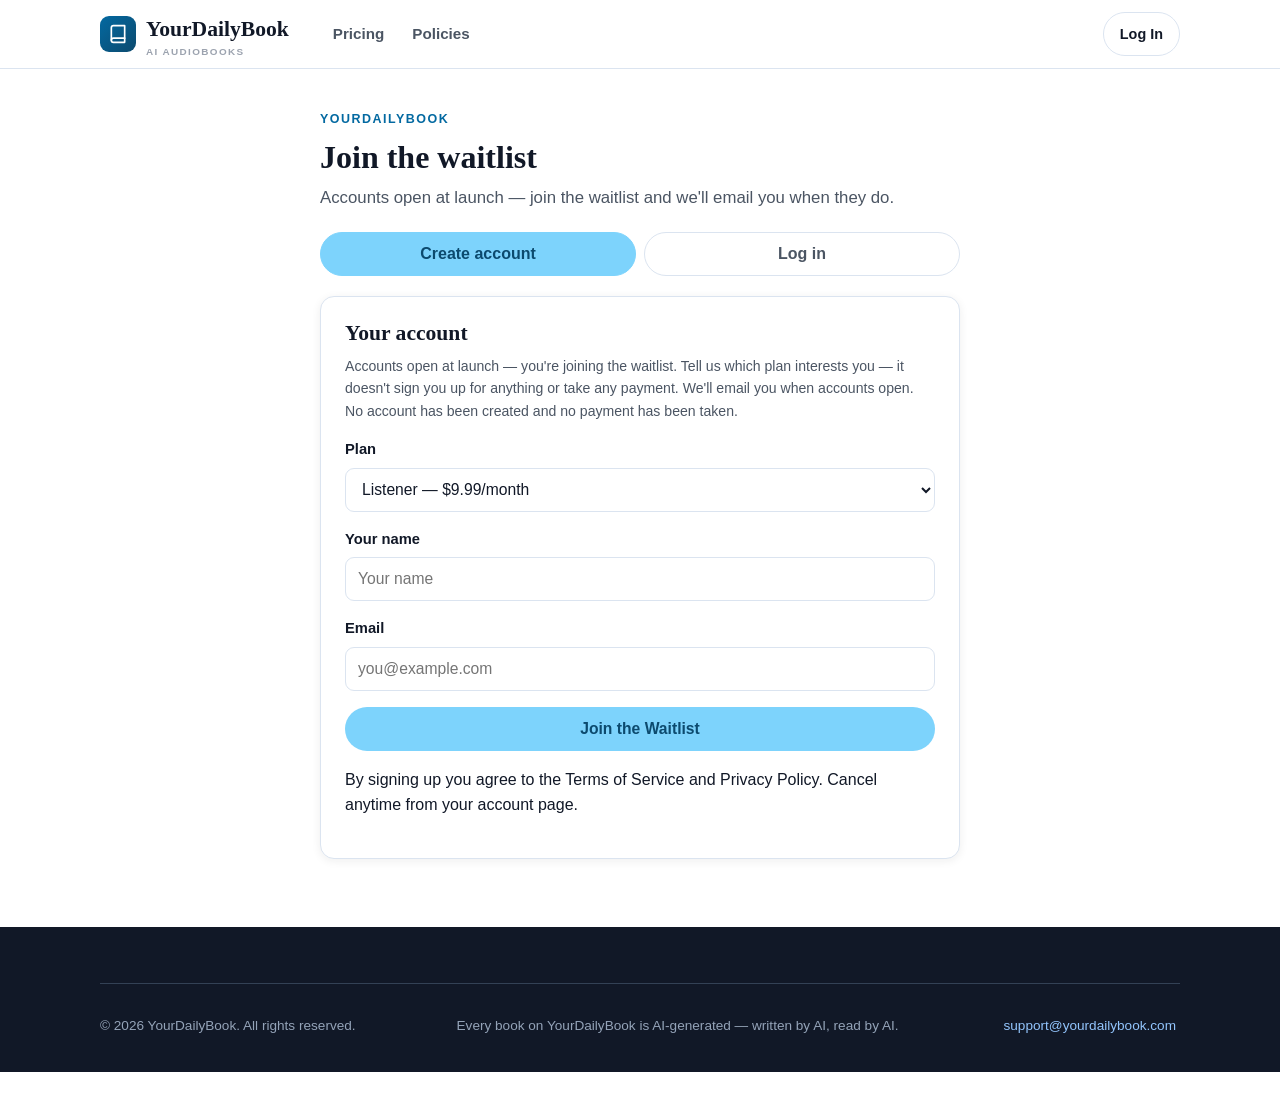
<file: signup.html>
<!DOCTYPE html>
<html lang="en">
<head>
<meta charset="UTF-8">
<meta name="viewport" content="width=device-width, initial-scale=1.0">
<title>Sign Up — YourDailyBook</title>
<meta name="description" content="Create your YourDailyBook account — and tell us about yourself, so your weekly personalized book is written just for you.">
<link rel="stylesheet" href="style.css?v=17.4">
<link rel="icon" href="favicon.ico">
<link rel="apple-touch-icon" href="apple-touch-icon.png">
</head>
<body data-auth-page="signup">

<!-- ================= Header ================= -->
<header class="site-header">
  <div class="header-inner">
    <a class="logo" href="index.html">
      <span class="logo-mark" aria-hidden="true">
        <svg width="20" height="20" viewBox="0 0 24 24" fill="none" stroke="currentColor" stroke-width="2" stroke-linecap="round" stroke-linejoin="round"><path d="M4 19.5A2.5 2.5 0 0 1 6.5 17H20"/><path d="M6.5 2H20v20H6.5A2.5 2.5 0 0 1 4 19.5v-15A2.5 2.5 0 0 1 6.5 2z"/></svg>
      </span>
      <span>YourDailyBook<small>AI Audiobooks</small></span>
    </a>
    <button class="nav-toggle" id="navToggle" aria-label="Open menu" aria-expanded="false">☰</button>
    <nav class="main-nav" id="mainNav" aria-label="Main navigation">
      <a href="index.html#pricing">Pricing</a>
      <a href="policies.html">Policies</a>
    </nav>
    <div class="header-actions">
      <span class="auth-greeting hidden" id="authGreeting"></span>
      <a class="btn btn-ghost btn-sm hidden" id="settingsLink" href="account.html">Settings</a>
      <button class="btn btn-ghost btn-sm hidden" id="signoutBtn" type="button">Sign Out</button>
      <button class="btn btn-ghost btn-sm" id="loginBtn" type="button">Log In</button>
    </div>
  </div>
</header>

<main>
<div class="wrap auth-wrap">

  <!-- Already signed in -->
  <div id="authAlready" class="card hidden">
    <div class="form-success">
      <div class="big-check">✓</div>
      <h2 id="authAlreadyTitle">You're already signed in.</h2>
      <p class="muted" id="authAlreadyText"></p>
      <p>
        <a class="btn btn-primary" href="index.html">Start Reading</a>
        <a class="btn btn-ghost" href="account.html">Go to Settings</a>
      </p>
      <p><button class="btn btn-ghost btn-sm" id="authAlreadySignout" type="button">Sign Out</button></p>
    </div>
  </div>

  <div id="authMain">
    <div class="section-head">
      <span class="eyebrow">YourDailyBook</span>
      <h2 id="authTitle">Join the waitlist</h2>
      <p class="muted" id="authContext">Accounts open at launch — join the waitlist and we'll email you when they do.</p>
    </div>

    <!-- Create account / Log in toggle -->
    <div class="auth-toggle" role="tablist" aria-label="Sign up or log in">
      <button type="button" class="auth-toggle-btn active" id="modeSignupBtn" role="tab" aria-selected="true">Create account</button>
      <button type="button" class="auth-toggle-btn" id="modeLoginBtn" role="tab" aria-selected="false">Log in</button>
    </div>

    <!-- ============ SIGN UP: ONE PAGE ============ -->
    <form id="onePageForm" class="card auth-form" novalidate>
      <h3>Your account</h3>
      <p class="muted small" id="waitlistIntro">Accounts open at launch — you're joining the waitlist. Tell us which plan interests you — it doesn't sign you up for anything or take any payment. We'll email you when accounts open. No account has been created and no payment has been taken.</p>
      <div class="form-field">
        <label for="opPlan">Plan</label>
        <select id="opPlan">
          <option value="listener">Listener — $9.99/month</option>
          <option value="author">Author — $24.99/month</option>
        </select>
      </div>
      <div class="form-field">
        <label for="opName">Your name</label>
        <input type="text" id="opName" placeholder="Your name" required autocomplete="name">
      </div>
      <div class="form-field">
        <label for="opEmail">Email</label>
        <input type="email" id="opEmail" placeholder="you@example.com" required autocomplete="email">
      </div>
      <div class="form-field hidden" id="fldPass">
        <label for="opPass">Password</label>
        <input type="password" id="opPass" placeholder="At least 8 characters" required minlength="8" autocomplete="new-password">
      </div>
      <div class="form-field hidden" id="fldDob">
        <label for="opDob">Date of birth</label>
        <input type="date" id="opDob" required autocomplete="bday">
        <div class="hint">Your date of birth sets your content mode — under 18 gets child-safe content only. A parent or guardian manages payment for accounts under 18.</div>
      </div>
      <div id="coppaBox" class="hidden">
        <h3 class="mt-3">Parent or guardian</h3>
        <p class="muted small">This account is for a child under 13, so a parent or guardian creates it with them. The parent manages payment, and the child cannot buy anything themselves.</p>
        <div class="form-field">
          <label for="opParentEmail">Parent or guardian's email</label>
          <input type="email" id="opParentEmail" placeholder="parent@example.com" autocomplete="email">
        </div>
        <div class="form-field">
          <label style="display:flex; gap:8px; align-items:flex-start; font-weight:400;">
            <input type="checkbox" id="opConsent" style="width:auto; margin-top:4px;">
            <span>I am the parent or legal guardian of this child. I give permission for YourDailyBook to create an account for my child, collect their name, email, and date of birth, and use the details we provide to generate their weekly book. I understand I manage payment for this account, my child cannot buy anything themselves, and I can ask for the account to be corrected or deleted at any time by emailing support@yourdailybook.com.</span>
          </label>
        </div>
      </div>

      <div id="weeklySection" class="hidden">
      <h3 class="mt-3">Your weekly book</h3>
      <p class="muted small">Once a week, a short story is written just for you — built from these details. It's your story, about you, in the genres and content ratings you choose.</p>
      <div class="form-field">
        <label for="opAbout">A short description of yourself</label>
        <textarea id="opAbout" placeholder="A few sentences — what you love, where you're from, what kind of hero you want to be…"></textarea>
        <div class="hint">This is what the story is built from. Keep it as short or as detailed as you like.</div>
      </div>
      <div class="form-field">
        <label>Favorite genres <span class="hint">(pick up to 3)</span></label>
        <div class="check-row" id="opGenres"></div>
      </div>
      <div class="form-field">
        <label>Ratings for your weekly book <span class="hint">(pick any that fit you)</span></label>
        <div class="check-row" id="opRatings"></div>
        <div class="hint" id="opRatingsHint"></div>
      </div>
      <div class="form-field">
        <label for="opVoice">Your narrator voice</label>
        <select id="opVoice"></select>
        <div class="hint">You can switch voices anytime — even mid-sentence — without losing your place.</div>
      </div>
      </div>

      <div class="form-field hidden" id="termsField">
        <label style="display:flex; gap:8px; align-items:flex-start; font-weight:400;">
          <input type="checkbox" id="opTerms" style="width:auto; margin-top:4px;" required>
          <span>I've read the <a href="policies.html" target="_blank">Policies</a> and agree to the Terms of Service. (For accounts under 18, a parent or guardian agrees.)</span>
        </label>
      </div>
      <p class="form-error hidden" id="opError" role="alert"></p>
      <button class="btn btn-primary btn-block" type="submit" id="signupSubmitBtn">Join the Waitlist</button>
      <p class="fine-print mt-2">By signing up you agree to the Terms of Service and Privacy Policy. Cancel anytime from your account page.</p>
    </form>

    <!-- ============ LOG IN ============ -->
    <form id="loginFormPage" class="card auth-form hidden" novalidate>
      <h3>Welcome back</h3>
      <p class="muted">Log in to pick up your books right where you left off.</p>
      <div class="form-field">
        <label for="lgEmail">Email</label>
        <input type="email" id="lgEmail" placeholder="you@example.com" required autocomplete="email">
      </div>
      <div class="form-field">
        <label for="lgPass">Password</label>
        <input type="password" id="lgPass" placeholder="Your password" required autocomplete="current-password">
      </div>
      <p class="form-error hidden" id="lgError" role="alert"></p>
      <p class="form-ok hidden" id="confirmedNote" role="status"></p>
      <button class="btn btn-primary btn-block" type="submit">Log In</button>
      <p class="small mt-2"><button type="button" class="link-btn" id="forgotPassLink">Forgot password?</button> · <button type="button" class="link-btn" id="resendLink">Resend confirmation email</button></p>
      <div id="forgotBox" class="hidden">
        <div class="form-field">
          <label for="fpEmail">Email for the reset link</label>
          <input type="email" id="fpEmail" placeholder="you@example.com" autocomplete="email">
        </div>
        <p class="form-error hidden" id="fpError" role="alert"></p>
        <p class="form-ok hidden" id="fpMsg" role="status"></p>
        <button class="btn btn-ghost btn-block" type="button" id="forgotBtn">Send Reset Link</button>
      </div>
      <div id="resendBox" class="hidden">
        <div class="form-field">
          <label for="rsEmail">Email to confirm</label>
          <input type="email" id="rsEmail" placeholder="you@example.com" autocomplete="email">
        </div>
        <p class="form-error hidden" id="rsError" role="alert"></p>
        <p class="form-ok hidden" id="rsMsg" role="status"></p>
        <button class="btn btn-ghost btn-block" type="button" id="resendBtn">Resend Confirmation Email</button>
      </div>
      <div id="resetBox" class="hidden">
        <div class="form-field">
          <label for="npPass">New password</label>
          <input type="password" id="npPass" placeholder="At least 8 characters" minlength="8" autocomplete="new-password">
        </div>
        <p class="form-error hidden" id="npError" role="alert"></p>
        <p class="form-ok hidden" id="npMsg" role="status"></p>
        <button class="btn btn-ghost btn-block" type="button" id="resetBtn">Set New Password</button>
      </div>
      <p class="fine-print mt-2">Real accounts open at launch. Questions? <a href="mailto:support@yourdailybook.com">support@yourdailybook.com</a></p>
      <p class="small">New here? <button type="button" class="link-btn" id="switchToSignup">Create an account</button></p>
    </form>

    <!-- ============ SUCCESS ============ -->
    <div id="authSuccess" class="card form-success hidden">
      <div class="big-check">✓</div>
      <h2 id="authSuccessTitle">You're on the waitlist!</h2>
      <p class="muted" id="authSuccessText">Accounts open at launch — you're on the waitlist. We'll email you when accounts open. No account has been created and no payment has been taken.</p>
      <p>
        <a class="btn btn-primary" href="index.html">Start Reading</a>
        <a class="btn btn-ghost" href="account.html">Go to Settings</a>
      </p>
    </div>
  </div>
</div>
</main>

<!-- ================= Footer ================= -->
<footer class="site-footer">
  <div class="wrap">
    <div class="footer-bottom">
      <span>© 2026 YourDailyBook. All rights reserved.</span>
      <span>Every book on YourDailyBook is AI-generated — written by AI, read by AI.</span>
      <span><a href="mailto:support@yourdailybook.com">support@yourdailybook.com</a></span>
    </div>
  </div>
</footer>

<script src="auth.js?v=17.3"></script>
</body>
</html>
</file>
<file: style.css>
/* ============================================================
   YourDailyBook — style.css
   White with baby blue / pale blue accents — clean, official.
   System fonts only, no external assets.
   (TY Nov 5 ~10:24 PM: no orange/copper/amber.
    TY Nov 5 ~10:38 PM: baby/pale blue accent, official —
    strong royal blue replaced.)
   ============================================================ */

:root {
  --paper: #ffffff;          /* clean white background */
  --paper-2: #eef4fb;        /* pale blue tint for subtle fills */
  --surface: #ffffff;
  --ink: #111827;            /* near-black, cool */
  --ink-soft: #4b5563;
  --ink-faint: #9ca3af;
  --line: #dbe4f0;           /* cool light blue-gray */
  --accent: #7dd3fc;         /* baby blue — the accent (fills, progress, highlights) */
  --accent-dark: #0369a1;    /* deeper official blue — links & text where contrast matters */
  --accent-soft: #e0f2fe;    /* pale blue tint */
  --navy: #0c4a6e;           /* deep navy — text on baby-blue surfaces, official */
  --accent-2: #0f766e;       /* deep teal, secondary */
  --player-bg: #0f172a;      /* dark navy */
  --player-ink: #f8fafc;
  --danger: #b91c1c;
  --ok: #15803d;
  --radius: 14px;
  --radius-sm: 9px;
  --shadow: 0 2px 10px rgba(28, 25, 23, 0.07);
  --shadow-lg: 0 10px 30px rgba(28, 25, 23, 0.14);
  --font-sans: -apple-system, BlinkMacSystemFont, "Segoe UI", Roboto, "Helvetica Neue", Arial, sans-serif;
  --font-serif: Georgia, "Times New Roman", Times, serif;
}

* { box-sizing: border-box; }

html { scroll-behavior: smooth; }

body {
  margin: 0;
  font-family: var(--font-sans);
  background: var(--paper);
  color: var(--ink);
  line-height: 1.6;
  -webkit-font-smoothing: antialiased;
  padding-bottom: 96px; /* room for the sticky player */
}

h1, h2, h3, h4 { font-family: var(--font-serif); line-height: 1.2; margin: 0 0 0.5rem; }
p { margin: 0 0 1rem; }
a { color: var(--accent-dark); text-decoration: none; }
a:hover { text-decoration: underline; }
img { max-width: 100%; }

.wrap { max-width: 1120px; margin: 0 auto; padding: 0 20px; }
.section { padding: 64px 0; }
.section-head { max-width: 720px; margin-bottom: 32px; }
.section-head h2 { font-size: 2rem; }
.section-head p { color: var(--ink-soft); font-size: 1.05rem; }
/* Compact heading for the Daily Books panel (the genre row sits above it). */
.daily-head { margin-bottom: 20px; }
.daily-head h2 { font-size: 1.5rem; }
.daily-head p { font-size: 1rem; margin-top: 4px; }
.eyebrow {
  display: inline-block; font-size: 0.78rem; font-weight: 700;
  letter-spacing: 0.12em; text-transform: uppercase; color: var(--accent-dark);
  margin-bottom: 8px;
}

/* ---------------- Header ---------------- */
.site-header {
  position: sticky; top: 0; z-index: 60;
  background: rgba(255, 255, 255, 0.92);
  backdrop-filter: blur(8px);
  border-bottom: 1px solid var(--line);
}
.header-inner {
  max-width: 1120px; margin: 0 auto; padding: 12px 20px;
  display: flex; align-items: center; gap: 20px;
}
.logo {
  display: flex; align-items: center; gap: 10px; min-height: 44px; /* L1: 39px on phones without this */
  font-family: var(--font-serif); font-size: 1.35rem; font-weight: 700;
  color: var(--ink); white-space: nowrap;
}
.logo:hover { text-decoration: none; }
.logo-mark {
  width: 36px; height: 36px; border-radius: 9px; flex: none;
  background: linear-gradient(135deg, #0369a1, #0c4a6e);
  display: flex; align-items: center; justify-content: center;
  color: #fff; font-size: 1.15rem;
}
.logo-mark svg { display: block; }
.logo small {
  display: block; font-family: var(--font-sans); font-size: 0.62rem;
  font-weight: 600; letter-spacing: 0.14em; text-transform: uppercase;
  color: var(--ink-faint); line-height: 1;
}
.main-nav { display: flex; gap: 4px; margin-left: 12px; }
.main-nav a {
  color: var(--ink-soft); font-weight: 600; font-size: 0.95rem;
  padding: 8px 12px; border-radius: 8px; white-space: nowrap;
  min-height: 44px; display: inline-flex; align-items: center; /* L1 */
}
.main-nav a:hover { color: var(--ink); background: var(--paper-2); text-decoration: none; }
.main-nav a.active { color: var(--accent-dark); background: var(--accent-soft); }
.header-actions { margin-left: auto; display: flex; gap: 10px; align-items: center; }
.nav-toggle {
  display: none; margin-left: auto; background: none; border: 1px solid var(--line);
  border-radius: 8px; padding: 8px 10px; font-size: 1.1rem; cursor: pointer; color: var(--ink);
  min-height: 44px; min-width: 44px; /* L1: 39px on phones without this */
}

/* ---------------- Buttons ---------------- */
.btn {
  display: inline-flex; align-items: center; justify-content: center; gap: 8px;
  font-family: var(--font-sans); font-size: 0.98rem; font-weight: 700;
  padding: 12px 22px; border-radius: 999px; border: 1px solid transparent;
  cursor: pointer; text-decoration: none; transition: transform 0.08s ease, background 0.15s ease;
  min-height: 44px; /* L1: tap target ≥44px — also covers .btn-sm */
}
.btn:hover { text-decoration: none; transform: translateY(-1px); }
.btn:active { transform: translateY(0); }
.btn-primary { background: var(--accent); color: var(--navy); }
.btn-primary:hover { background: #38bdf8; color: var(--navy); }
.btn-ghost { background: transparent; color: var(--ink); border-color: var(--line); }
.btn-ghost:hover { background: var(--paper-2); }
.btn-dark { background: var(--ink); color: #fff; }
.btn-dark:hover { background: #334155; }
.btn-sm { padding: 8px 16px; font-size: 0.9rem; }
.btn-block { width: 100%; }
.btn:disabled { opacity: 0.55; cursor: not-allowed; transform: none; }

/* ---------------- Tagline (two lines under the main tabs) ---------------- */
/* The one line that explains the whole site, and it maps directly to the
   three tabs (daily / weekly personal / make your own). It renders as TWO
   lines with a deliberate break at the em dash — line 1 is the consumption
   promise, line 2 lands on "make your own" as the differentiator. A single
   slim block under the tabs, not a hero block, so the tabs stay the highest
   and dominant element. */
.tagline-strip { padding: 16px 0 2px; }
.tagline-strip h1 { font-size: 1.2rem; line-height: 1.4; font-weight: 600; text-align: center; max-width: 880px; margin: 0 auto; }
.tagline-strip h1 em { font-style: normal; color: var(--accent-dark); }

/* ---------------- Closing value-prop (below the book grid) ---------------- */
/* The positioning line + AI disclosure + pricing, moved here from the top so
   the tabs sit higher. Reads as the pitch + disclosure strip at the bottom
   of the Daily Books view. */
.closing-value {
  background: var(--accent-soft); border: 1px solid #bae6fd;
  border-radius: var(--radius); padding: 28px 24px; text-align: center;
  margin-top: 28px;
}
.closing-value p { color: var(--ink-soft); font-size: 1rem; margin: 0 auto; max-width: 680px; }

/* Cover gradients (CSS only — no images). Cool tones only:
   baby blue, pale blue, sky blue, teal, soft cool grays. */
.g0 { background: linear-gradient(160deg, #0c4a6e, #38bdf8 55%, #bae6fd); }
.g1 { background: linear-gradient(160deg, #082f49, #0284c7 55%, #7dd3fc); }
.g2 { background: linear-gradient(160deg, #075985, #0ea5e9 55%, #e0f2fe); }
.g3 { background: linear-gradient(160deg, #134e4a, #0f766e 55%, #5eead4); }
.g4 { background: linear-gradient(160deg, #1e293b, #64748b 55%, #bae6fd); }
.g5 { background: linear-gradient(160deg, #0c4a6e, #0369a1 55%, #7dd3fc); }
.g6 { background: linear-gradient(160deg, #0369a1, #38bdf8 55%, #e0f2fe); }
.g7 { background: linear-gradient(160deg, #082f49, #0369a1 55%, #38bdf8); }
.g8 { background: linear-gradient(160deg, #075985, #0284c7 55%, #bae6fd); }
.g9 { background: linear-gradient(160deg, #334155, #64748b 55%, #cbd5e1); }

/* ---------------- Tabs (the dominant top element — large, full-width) ---------------- */
.tabs-bar {
  position: sticky; top: 61px; z-index: 50;
  background: var(--paper); border-bottom: 1px solid var(--line);
  padding: 16px 0 18px;
}
.tabs { display: flex; gap: 12px; }
.tab-btn {
  flex: 1; display: flex; flex-direction: column; align-items: center; gap: 3px;
  font-family: var(--font-sans); font-size: 1.25rem; font-weight: 800;
  padding: 18px 14px; border-radius: 16px; border: 2px solid var(--line);
  background: var(--surface); color: var(--ink-soft); cursor: pointer;
  text-align: center; min-height: 44px; /* L1: 39px at 390px without this */
}
.tab-btn .tab-title { line-height: 1.15; }
.tab-btn .tab-sub { font-size: 0.85rem; font-weight: 500; color: var(--ink-faint); line-height: 1.3; }
.tab-btn:hover { border-color: var(--accent); color: var(--accent-dark); }
.tab-btn:hover .tab-sub { color: var(--ink-soft); }
.tab-btn.active { background: var(--accent); border-color: var(--accent); color: var(--navy); }
.tab-btn.active .tab-sub { color: var(--navy); opacity: 0.85; }

/* Small Continue Reading button (v15) — not a tab, sits in a slim row
   under the 3 main tabs. Same pill shape, smaller type. */
.continue-mini-row { padding: 10px 0 2px; text-align: center; }
.continue-mini-btn { font-size: 0.85rem; padding: 6px 16px; border-radius: 999px; }
.continue-mini-btn.active { background: var(--accent); border-color: var(--accent); color: var(--navy); }
#continueBackBtn { margin-bottom: 12px; }
.tab-panel { display: none; padding: 20px 0 8px; }
.tab-panel.active { display: block; }

/* Genre pills — wrap onto as many lines as needed so every genre is
   shown; no horizontal scroll on any screen (TY Nov 6: no scrollbar
   on genres). Applies to the Daily Books row and the browse row.
   TY Nov 6: on laptop widths (≥1200px) all 11 pills fit on ONE line —
   tighter gap/padding + slightly smaller type so they fit the 1080px
   row with room to spare; below that they wrap as before. */
.genre-row {
  display: flex; gap: 8px; flex-wrap: wrap;
  margin: 0 0 20px;
}
.genre-pill {
  flex: 0 0 auto; white-space: nowrap; min-height: 44px; /* L1: vertical only — widths unchanged, ≥1200px one-line fit holds */
  font-size: 0.9rem; font-weight: 600; padding: 7px 14px; border-radius: 999px;
  border: 1px solid var(--line); background: var(--surface); color: var(--ink-soft); cursor: pointer;
}
.genre-pill:hover { border-color: var(--accent); color: var(--accent-dark); }
.genre-pill.active { background: var(--accent); border-color: var(--accent); color: var(--navy); }
/* One-line fit on laptop widths — placed AFTER the base .genre-pill
   rules so it wins the cascade (same specificity, later in file). */
@media (min-width: 1200px) {
  .genre-row { flex-wrap: nowrap; gap: 6px; }
  .genre-pill { font-size: 0.85rem; padding: 7px 10px; }
}
.filter-row { display: flex; gap: 12px; align-items: center; flex-wrap: wrap; margin-bottom: 20px; }
.filter-row label { font-size: 0.9rem; font-weight: 600; color: var(--ink-soft); }
select, input[type="text"], input[type="email"], input[type="password"], input[type="date"], input[type="search"], textarea {
  font-family: var(--font-sans); font-size: 0.98rem; color: var(--ink);
  padding: 10px 12px; border: 1px solid var(--line); border-radius: var(--radius-sm);
  background: var(--surface); width: 100%; min-height: 44px; /* L1: tap target ≥44px (player-tools select now matches this too — see Fix 7) */
}
select:focus, input:focus, textarea:focus { outline: 2px solid var(--accent-dark); outline-offset: 1px; border-color: var(--accent-dark); }
textarea { min-height: 90px; resize: vertical; }

/* ---------------- Book cards (post-style: header + meta + body + actions) ---------------- */
/* Written from scratch for YourDailyBook. Each card reads like a
   post: a slim gradient band on top, then a title header, a meta
   block with genre, read time, and chapters + badges on three
   separate fixed lines, the opening text, and the Listen / Read
   actions with the voice picker. */
.book-grid { display: grid; grid-template-columns: repeat(3, 1fr); gap: 20px; }
.book-card {
  background: var(--surface); border: 1px solid var(--line); border-radius: var(--radius);
  overflow: hidden; box-shadow: var(--shadow); display: flex; flex-direction: column;
  transition: transform 0.12s ease, box-shadow 0.12s ease;
}
.book-card:hover { transform: translateY(-3px); box-shadow: var(--shadow-lg); }
.book-cover {
  height: 64px; padding: 12px 16px; color: #fff;
  display: flex; flex-direction: column; justify-content: center;
}
.book-cover .cover-top { display: flex; justify-content: space-between; align-items: center; gap: 8px; }
.book-cover .cover-genre { font-size: 0.72rem; letter-spacing: 0.12em; text-transform: uppercase; opacity: 0.9; }
.book-body { padding: 18px 18px 18px; display: flex; flex-direction: column; gap: 10px; flex: 1; }
.book-title { font-family: var(--font-serif); font-size: 1.35rem; line-height: 1.2; margin: 0; }
.book-meta { display: flex; flex-direction: column; gap: 2px; font-size: 0.85rem; color: var(--ink-soft); }
/* TY Nov 6 ~10:19 PM: genre and time of read sit on separate fixed
   lines on every platform — line 1 is the genre, line 2 is the read
   time, line 3 is chapters + badges. The meta never flows them onto
   one wrapping line, so the card layout is identical on desktop and
   mobile. */
.book-meta .meta-line { display: flex; gap: 12px; align-items: center; flex-wrap: wrap; }
.book-meta span { display: inline-flex; align-items: center; gap: 4px; }
.book-desc { color: var(--ink-soft); font-size: 0.95rem; margin: 0; }
.book-actions { display: flex; gap: 8px; align-items: center; flex-wrap: wrap; margin-top: auto; padding-top: 4px; }
.voice-select { flex: 1 1 110px; min-width: 110px; }
.voice-select select { padding: 8px 10px; font-size: 0.9rem; }

.badge {
  display: inline-flex; align-items: center; gap: 4px;
  font-size: 0.72rem; font-weight: 700; letter-spacing: 0.04em;
  padding: 3px 8px; border-radius: 999px; white-space: nowrap;
}
.badge-ai { background: rgba(255, 255, 255, 0.22); color: #fff; border: 1px solid rgba(255, 255, 255, 0.5); }
.badge-ai-dark { background: var(--accent-soft); color: var(--accent-dark); border: 1px solid #bae6fd; }
.badge-rough { background: #fef2f2; color: var(--danger); border: 1px solid #fecaca; }
.badge-rating { background: var(--paper-2); color: var(--ink-soft); border: 1px solid var(--line); }
/* Small grey lock icon on a locked book card — the only sign a book
   is locked. Grey (not the emoji's default yellow) so it reads as
   "unavailable", not as a warning. */
/* Rating + "New today" stay together on one line: the badges sit in
   one nowrap group, so the group wraps as a unit and the badges never
   split across lines. */
.book-badges { display: inline-flex; gap: 6px; align-items: center; flex-wrap: nowrap; }
.book-meta .book-badges { gap: 6px; }
.cover-badges { display: inline-flex; gap: 6px; align-items: center; }
.lock-icon { color: var(--ink-faint); filter: grayscale(1); font-size: 0.85rem; }
.badge-new { background: var(--ok); color: #fff; }
.empty-state { text-align: center; color: var(--ink-soft); padding: 48px 16px; grid-column: 1 / -1; }

/* ---------------- Back-catalog browse view ---------------- */
/* Lives inside the Daily Books panel. Same post-style cards as the
   daily grid; the controls wrap (never scroll sideways) and the
   pagination bar sits at the bottom. The scroll margin keeps the
   section heading clear of the sticky header + tabs bar when the
   view is opened (openBrowse scrolls it into view). */
#browseView { scroll-margin-top: 150px; }
.browse-link-row { margin: 0 0 20px; }
.browse-controls { margin-bottom: 16px; }
.browse-filters { display: flex; gap: 12px; align-items: flex-end; flex-wrap: wrap; margin-bottom: 16px; }
.browse-field { display: flex; flex-direction: column; gap: 4px; font-size: 0.9rem; font-weight: 600; color: var(--ink-soft); min-width: 0; }
.browse-field select, .browse-field input { width: auto; min-width: 0; }
.browse-search { flex: 1 1 220px; }
.browse-search input { width: 100%; }
.browse-check { flex-direction: row; align-items: center; gap: 6px; padding-bottom: 11px; min-height: 44px; /* L1 */ }
.browse-check input { accent-color: var(--accent); }
.browse-genre-head { font-size: 1.35rem; margin: 28px 0 14px; }
.browse-genre-head:first-child { margin-top: 0; }
.browse-pagination { display: flex; gap: 6px; align-items: center; justify-content: center; flex-wrap: wrap; margin: 28px 0 8px; }
.page-btn {
  font-family: var(--font-sans); font-size: 0.9rem; font-weight: 700;
  padding: 7px 12px; border-radius: 8px; border: 1px solid var(--line);
  background: var(--surface); color: var(--ink-soft); cursor: pointer; min-height: 44px; /* L1 */
}
.page-btn:hover { border-color: var(--accent); color: var(--accent-dark); }
.page-btn.active { background: var(--accent); border-color: var(--accent); color: var(--navy); }
.page-btn:disabled { opacity: 0.45; cursor: not-allowed; }
.page-ellipsis { color: var(--ink-faint); padding: 0 2px; }

/* ---------------- Currently Reading ---------------- */
/* Books the user opened, most recent first. Hidden when empty.
   Uses the same post-style book cards as the catalog. */
.currently-reading { margin: 0 0 28px; }
.cr-head { margin-bottom: 16px; }
.cr-head h2 { font-size: 1.5rem; }
.cr-head p { margin: 0; }
.remove-cr { color: var(--ink-soft); }

/* ---------------- Two-column layouts ---------------- */
.split { display: grid; grid-template-columns: 1fr 1fr; gap: 32px; align-items: start; }
.card {
  background: var(--surface); border: 1px solid var(--line); border-radius: var(--radius);
  padding: 24px; box-shadow: var(--shadow);
}
.card h3 { font-size: 1.35rem; }
.form-field { margin-bottom: 16px; }
.form-field label { display: block; font-weight: 700; font-size: 0.92rem; margin-bottom: 6px; }
.form-field .hint { font-size: 0.85rem; color: var(--ink-faint); font-weight: 400; margin-top: 4px; }
.check-row { display: flex; flex-wrap: wrap; gap: 8px; }
.check-chip {
  display: inline-flex; align-items: center; gap: 6px; font-size: 0.9rem; font-weight: 600;
  padding: 7px 12px; border: 1px solid var(--line); border-radius: 999px; cursor: pointer;
  background: var(--surface); color: var(--ink-soft); user-select: none; min-height: 44px; /* L1 + Fix 7: the label IS the 44px hit area for the checkbox */
}
.check-chip input { accent-color: var(--accent); width: 20px; height: 20px; flex: none; margin: 0; /* Fix 7: checkbox itself 13px → 20px; the 44px label stays the target */ }
.check-chip:has(input:checked) { background: var(--accent-soft); border-color: var(--accent); color: var(--accent-dark); }
/* A rating box that is not available for this reader's age is greyed
   out and unclickable (see renderPfRatings). */
.check-chip:has(input:disabled) { opacity: 0.45; cursor: not-allowed; }
.check-chip:has(input:disabled):hover { border-color: var(--line); }
.callout {
  border-left: 4px solid var(--accent); background: var(--accent-soft);
  padding: 14px 16px; border-radius: 0 var(--radius-sm) var(--radius-sm) 0; font-size: 0.95rem;
}
.callout.teal { border-left-color: var(--accent-2); background: #f0fdfa; }
.callout.red { border-left-color: var(--danger); background: #fef2f2; }
.callout p { margin: 0 0 6px; }
.callout p:last-child { margin: 0; }
.step-list { list-style: none; padding: 0; margin: 0; display: grid; gap: 16px; counter-reset: step; }
.step-list li { display: flex; gap: 14px; }
.step-num {
  flex: none; width: 34px; height: 34px; border-radius: 50%;
  background: var(--ink); color: #fff; display: flex; align-items: center; justify-content: center;
  font-family: var(--font-serif); font-weight: 700; font-size: 1.05rem;
}
.step-list h4 { margin-bottom: 2px; }
.step-list p { color: var(--ink-soft); margin: 0; font-size: 0.95rem; }

/* ---------------- Pricing ---------------- */
.price-grid { display: grid; grid-template-columns: 1fr 1fr; gap: 20px; max-width: 860px; }
.price-card {
  background: var(--surface); border: 1px solid var(--line); border-radius: var(--radius);
  padding: 28px; box-shadow: var(--shadow); display: flex; flex-direction: column; position: relative;
}
.price-card.featured { border: 2px solid var(--accent); box-shadow: var(--shadow-lg); }
.price-flag {
  position: absolute; top: -12px; right: 20px; background: var(--accent); color: var(--navy);
  font-size: 0.75rem; font-weight: 700; letter-spacing: 0.08em; text-transform: uppercase;
  padding: 4px 12px; border-radius: 999px;
}
.price-name { font-family: var(--font-serif); font-size: 1.5rem; }
.price-amount { font-family: var(--font-serif); font-size: 2.6rem; line-height: 1; margin: 8px 0 2px; }
.price-amount span { font-size: 1rem; font-family: var(--font-sans); color: var(--ink-soft); }
.price-card ul { list-style: none; padding: 0; margin: 16px 0 24px; display: grid; gap: 9px; }
.price-card ul li { padding-left: 26px; position: relative; font-size: 0.98rem; }
.price-card ul li::before { content: "✓"; position: absolute; left: 0; color: var(--ok); font-weight: 700; }
.price-card .btn { margin-top: auto; }
.price-table { width: 100%; border-collapse: collapse; font-size: 0.98rem; }
.price-table th, .price-table td { text-align: left; padding: 12px 10px; border-bottom: 1px solid var(--line); vertical-align: top; }
.price-table th { font-size: 0.85rem; text-transform: uppercase; letter-spacing: 0.06em; color: var(--ink-soft); }
.price-table td:last-child, .price-table th:last-child { text-align: right; white-space: nowrap; }
.fee-note { font-size: 0.9rem; color: var(--ink-soft); margin-top: 12px; }

/* ---------------- Policies ---------------- */
.policy-grid { display: grid; grid-template-columns: repeat(3, 1fr); gap: 16px; }
.policy-card {
  background: var(--surface); border: 1px solid var(--line); border-radius: var(--radius);
  padding: 20px; box-shadow: var(--shadow); display: block; color: var(--ink);
}
.policy-card:hover { text-decoration: none; border-color: var(--accent); }
.policy-card h3 { font-size: 1.15rem; margin-bottom: 6px; }
.policy-card p { color: var(--ink-soft); font-size: 0.93rem; margin: 0; }
.policy-card .policy-link { color: var(--accent); font-weight: 700; font-size: 0.9rem; margin-top: 10px; display: inline-block; }
/* Fix 7: policies "← Back to YourDailyBook" was 26px. Its display /
   margin live in policies.html's own <style> block (which sets
   neither min-height nor padding), so this only raises the hit area. */
.back-link { min-height: 44px; padding: 10px 0; }

/* ---------------- Footer ---------------- */
.site-footer { background: var(--ink); color: #cbd5e1; padding: 56px 0 24px; margin-top: 32px; }
.site-footer a { color: #93c5fd; }
/* L1: footer nav links are 44px touch targets (were ~17px). */
.site-footer ul a { display: inline-block; min-height: 44px; padding: 12px 0; }
/* Fix 7: inline links inside footer paragraphs and the footer-bottom
   row were ~15–17px. Paragraph links get a 24px minimum (WCAG 2.2 AA)
   without disturbing the text line; footer-bottom links (e.g. the
   support address on signup/account) get the full 44px. */
p a { display: inline-block; min-height: 24px; }
.footer-bottom a { display: inline-flex; align-items: center; min-height: 44px; padding: 0 4px; }
.footer-grid { display: grid; grid-template-columns: 1.4fr 1fr 1fr; gap: 32px; margin-bottom: 32px; }
.site-footer h4 { color: #fff; font-size: 1.1rem; margin-bottom: 12px; }
.site-footer ul { list-style: none; padding: 0; margin: 0; display: grid; gap: 8px; }
.site-footer p { font-size: 0.93rem; color: #94a3b8; }
.footer-bottom { border-top: 1px solid #334155; padding-top: 20px; font-size: 0.85rem; color: #94a3b8; display: flex; gap: 16px; flex-wrap: wrap; justify-content: space-between; align-items: center; }

/* ---------------- Sticky player ---------------- */
.player {
  position: fixed; left: 0; right: 0; bottom: 0; z-index: 70;
  background: var(--player-bg); color: var(--player-ink);
  border-top: 1px solid #334155;
  box-shadow: 0 -6px 24px rgba(0, 0, 0, 0.25);
}
.player-inner {
  max-width: 1120px; margin: 0 auto; padding: 10px 20px;
  display: flex; align-items: center; gap: 16px;
}
.player-cover {
  width: 48px; height: 48px; border-radius: 8px; flex: none;
  display: flex; align-items: center; justify-content: center;
  font-family: var(--font-serif); font-weight: 700; font-size: 1.1rem; color: #fff;
}
.player-info { min-width: 0; width: 220px; }
.player-title { font-weight: 700; font-size: 0.95rem; white-space: nowrap; overflow: hidden; text-overflow: ellipsis; }
/* Fix 6: subtitle may wrap to two lines (was single-line ellipsis, so
   "Fantasy · Chapter 3 of 12 · Narrated by Warm · PG-13" clipped at
   360px vs a 180–220px box). Two lines max; one-line subtitles are
   unaffected. Phones override this back to one line (see ≤640px). */
.player-sub { font-size: 0.8rem; color: #94a3b8; line-height: 1.35; overflow: hidden; text-overflow: ellipsis; display: -webkit-box; -webkit-line-clamp: 2; -webkit-box-orient: vertical; white-space: normal; }
.player-controls { display: flex; align-items: center; gap: 6px; flex: none; }
.player-btn {
  background: none; border: none; color: var(--player-ink); cursor: pointer;
  width: 44px; height: 44px; border-radius: 50%; display: flex; align-items: center; justify-content: center;
  font-size: 1rem; /* Fix 7: 44px tap target (was 38px); .play was already 46px */
}
.player-btn:hover { background: #334155; }
.player-btn.play {
  width: 46px; height: 46px; background: var(--accent); color: var(--navy); font-size: 1.15rem;
}
.player-btn.play:hover { background: #38bdf8; color: var(--navy); }
.player-progress { flex: 1; display: flex; align-items: center; gap: 10px; min-width: 120px; }
.player-time { font-size: 0.8rem; color: #94a3b8; font-variant-numeric: tabular-nums; white-space: nowrap; }
.progress-track {
  flex: 1; height: 26px; border-radius: 999px; background: #334155; cursor: pointer; position: relative;
  /* L1: 26px seek hit area, visible bar stays 6px — the padding is
     transparent and background-clip keeps the bar at content height
     (border-box: 26px total − 20px padding = 6px of bar). */
  padding: 10px 0; background-clip: content-box;
}
.progress-fill { height: 100%; border-radius: 999px; background: var(--accent); width: 0%; }
.player-tools { display: flex; align-items: center; gap: 6px; flex: none; }
.player-tools select {
  background: #1e293b; color: var(--player-ink); border: 1px solid #475569;
  padding: 6px 8px; font-size: 0.85rem; border-radius: 8px; width: auto;
  min-height: 44px; /* Fix 7: 44px tap target (was min-height: 0 → ~31px) */
}
.player-tools select:focus { outline-color: var(--accent-dark); }
.tool-btn {
  background: #1e293b; border: 1px solid #475569; color: var(--player-ink);
  font-size: 0.82rem; font-weight: 600; padding: 8px 12px; border-radius: 8px; cursor: pointer; white-space: nowrap;
  min-height: 44px; display: inline-flex; align-items: center; justify-content: center; /* Fix 7: 44px tap target (was ~31px) */
}
.tool-btn:hover { background: #334155; }
.tool-btn.active { background: var(--accent); border-color: var(--accent); color: var(--navy); }
.chapter-panel {
  position: fixed; right: 20px; bottom: 92px; z-index: 71; width: 340px; max-width: calc(100vw - 40px);
  background: var(--surface); color: var(--ink); border: 1px solid var(--line); border-radius: var(--radius);
  box-shadow: var(--shadow-lg); padding: 16px; display: none; max-height: 60vh; overflow: auto;
}
.chapter-panel.open { display: block; }
.chapter-panel h3 { font-size: 1.1rem; margin-bottom: 4px; }
.chapter-panel .sub { font-size: 0.85rem; color: var(--ink-soft); margin-bottom: 12px; }
.chapter-list { list-style: none; padding: 0; margin: 0; display: grid; }
.chapter-list button {
  display: flex; justify-content: space-between; gap: 12px; width: 100%;
  background: none; border: none; border-bottom: 1px solid var(--line);
  padding: 9px 4px; font-size: 0.92rem; cursor: pointer; text-align: left; color: var(--ink);
  min-height: 44px; /* L1 */
}
.chapter-list button:hover { background: var(--paper-2); }
.chapter-list button.current { color: var(--accent-dark); font-weight: 700; }
.chapter-list button span:last-child { color: var(--ink-faint); font-size: 0.85rem; white-space: nowrap; }

/* ---------------- Modals ---------------- */
.modal-backdrop {
  position: fixed; inset: 0; z-index: 100; background: rgba(28, 25, 23, 0.6);
  display: none; align-items: center; justify-content: center; padding: 20px;
}
.modal-backdrop.open { display: flex; }
.modal {
  background: var(--surface); border-radius: var(--radius); box-shadow: var(--shadow-lg);
  width: 100%; max-width: 520px; max-height: 90vh; overflow: auto; padding: 28px; position: relative;
}
.modal h2 { font-size: 1.6rem; }
.modal-close {
  position: absolute; top: 14px; right: 14px; background: none; border: none;
  font-size: 1.3rem; cursor: pointer; color: var(--ink-soft); padding: 6px 10px; border-radius: 8px;
  min-height: 44px; min-width: 44px; /* L1 */
}
.modal-close:hover { background: var(--paper-2); }
.modal .fine-print { font-size: 0.85rem; color: var(--ink-faint); }
.form-success { text-align: center; padding: 20px 0; }
.form-success .big-check {
  width: 64px; height: 64px; border-radius: 50%; background: #dcfce7; color: var(--ok);
  display: inline-flex; align-items: center; justify-content: center; font-size: 1.8rem; margin-bottom: 12px;
}

/* ---------------- Auth pages (signup.html / account.html) ---------------- */
/* Standalone pages — no sticky player, so the bottom padding for it
   is dropped on these pages. */
body[data-auth-page] { padding-bottom: 24px; }
.auth-wrap { max-width: 680px; padding-top: 36px; padding-bottom: 36px; }
.auth-wrap .section-head { margin-bottom: 20px; }
.auth-toggle { display: flex; gap: 8px; margin-bottom: 20px; }
.auth-toggle-btn {
  flex: 1; font-family: var(--font-sans); font-size: 1rem; font-weight: 700;
  padding: 12px 16px; border-radius: 999px; border: 1px solid var(--line);
  background: var(--surface); color: var(--ink-soft); cursor: pointer;
}
.auth-toggle-btn:hover { border-color: var(--accent); color: var(--accent-dark); }
.auth-toggle-btn.active { background: var(--accent); border-color: var(--accent); color: var(--navy); }
.auth-form { margin-bottom: 0; }
.auth-form h3 { font-size: 1.35rem; }
.auth-form h3.mt-3 { margin-top: 28px; padding-top: 24px; border-top: 1px solid var(--line); }
.form-error { color: var(--danger); font-size: 0.92rem; font-weight: 600; margin: 0 0 12px; }
.form-ok { color: var(--ok); font-size: 0.92rem; font-weight: 600; margin: 0 0 12px; }
.danger-btn { color: var(--danger); border-color: #fecaca; }
/* Fix 7: account delete buttons must clear 44px (one measured 43px);
   .btn already sets min-height: 44px, this ID rule makes it explicit
   so no cascade quirk can shave a pixel off. */
#acDelAccountBtn, #acDelDetailsBtn { min-height: 44px; }
.danger-btn:hover { background: #fef2f2; border-color: var(--danger); }

/* ---------------- Misc ---------------- */
.q-list { display: grid; gap: 14px; margin: 16px 0; }
.q-item label { display: block; font-weight: 700; font-size: 0.92rem; margin-bottom: 4px; }
.q-item label span { color: var(--ink-faint); font-weight: 400; }
.hidden { display: none !important; }
.muted { color: var(--ink-soft); }
.small { font-size: 0.88rem; }
.mt-0 { margin-top: 0; }
.mt-2 { margin-top: 16px; }
.mt-3 { margin-top: 24px; }
.mb-2 { margin-bottom: 16px; }
.text-center { text-align: center; }

/* ---------------- Responsive ---------------- */
@media (max-width: 900px) {
  .tagline-strip h1 { font-size: 1.1rem; }
  .book-grid { grid-template-columns: repeat(2, 1fr); }
  .split { grid-template-columns: 1fr; }
  .price-grid { grid-template-columns: 1fr; }
  .policy-grid { grid-template-columns: repeat(2, 1fr); }
  .footer-grid { grid-template-columns: 1fr 1fr; }
  /* Fix 6 (Nov 7, rev): THREE-row player. Row 1 is cover + info + controls
     only, so .player-info flexes wide (min 210px — the longest title
     needs 208px) and the title fits. Row 2 is the progress track on its
     OWN row: flex-basis 100% FORCES the wrap — without it the track
     stayed on row 1 sharing free space 50/50 with .player-info and
     measured only 127px at 768px / 73px at 1024px. Row 3 is the tools.
     Player height is ~169px (59 + 10 + 26 + 10 + 44 + 20 padding), so body
     padding is 181px. The ≤640px block below overrides all of this
     (single row, tools hidden), so phone behavior is unchanged. */
  .player-inner { flex-wrap: wrap; gap: 10px; padding: 10px 12px; }
  .player-info { flex: 1 1 210px; min-width: 210px; width: auto; }
  .player-progress { flex: 1 1 100%; order: 5; min-width: 0; }
  .player-tools { order: 6; }
  body { padding-bottom: 181px; } /* room for the three-row sticky player */
  .chapter-panel { bottom: 177px; } /* clear the taller three-row player */
  .player-tools select { max-width: 110px; }
}
@media (max-width: 920px) {
  /* Fix 2 (Nov 7): the header collapses to the hamburger below 920px.
     The policies header (logo + 5 nav links + "Back to the Site")
     needs ~872px, so it overflowed at 768–800px while the hamburger
     stayed hidden (old breakpoint: 640px). 920px — not 900px — because
     at 901px the ~852px of header content still overflows the ~846px
     available once the vertical scrollbar is counted. Above 920px the
     inline nav returns (fits at 1024px+). The toggle already works:
     policies.js / app.js / auth.js toggle .open on #mainNav, and
     these rules are the same ones the ≤640px block already used. */
  .main-nav {
    display: none; position: absolute; top: 100%; left: 0; right: 0;
    background: var(--surface); flex-direction: column; padding: 10px 16px 16px;
    border-bottom: 1px solid var(--line); box-shadow: var(--shadow-lg); margin: 0;
  }
  .main-nav.open { display: flex; }
  .main-nav a { padding: 10px 8px; }
  .nav-toggle { display: block; }
}
@media (max-width: 1100px) {
  /* Fix 6 (Nov 7, rev): same three-row player for 901–1100px (see the
     ≤900px block). At 1024px the single-row track was only ~84px; on
     its own row it is ~910px. Above 1100px the single row returns. */
  .player-inner { flex-wrap: wrap; gap: 10px; padding: 10px 12px; }
  .player-info { flex: 1 1 210px; min-width: 210px; width: auto; }
  .player-progress { flex: 1 1 100%; order: 5; min-width: 0; }
  .player-tools { order: 6; }
  body { padding-bottom: 181px; }
  .chapter-panel { bottom: 177px; }
  .player-tools select { max-width: 110px; }
}
/* Fix 6 (Nov 7, rev): no 641–767px override is needed any more — the
   player stays three rows at every width in 641–1100px (progress on its
   own row by flex-basis 100%). (The old @767 block that put the track
   on row 1 was removed.) */
@media (max-width: 640px) {
  /* Phone = the same laptop layout, compacted — NOT a stacked,
     dumbed-down layout (TY Nov 6: clean transfer, look the same
     as laptop or as close as possible). Nothing below re-stacks,
     re-columns, or re-flows the page into a different design. */
  body { padding-bottom: 72px; } /* room for the single-row sticky player */
  .header-inner { gap: 10px; padding: 12px 16px; }
  .logo { font-size: 1.15rem; }
  .logo-mark { width: 30px; height: 30px; }
  .header-actions .btn { padding: 8px 12px; }
  /* Signed-in greeting + header Sign Out hide on phones — the name
     and a Sign Out button both live on the Settings page. */
  .auth-greeting { display: none; }
  #signoutBtn { display: none; }
  .main-nav {
    display: none; position: absolute; top: 100%; left: 0; right: 0;
    background: var(--surface); flex-direction: column; padding: 10px 16px 16px;
    border-bottom: 1px solid var(--line); box-shadow: var(--shadow-lg); margin: 0;
  }
  .main-nav.open { display: flex; }
  .main-nav a { padding: 10px 8px; }
  .nav-toggle { display: block; }
  .header-actions #loginBtn { display: none; }
  .book-grid { grid-template-columns: repeat(2, 1fr); gap: 12px; }
  .policy-grid { grid-template-columns: repeat(2, 1fr); }
  .footer-grid { grid-template-columns: 1fr 1fr; }
  .tagline-strip { padding: 12px 0 2px; }
  .tagline-strip h1 { font-size: 1.05rem; }
  .section { padding: 44px 0; }
  /* Main tabs stay in ONE row, all four visible with full labels.
     Subtitles hide at phone width (the titles carry the labels);
     titles may wrap to two lines so every tab keeps its full name. */
  .tabs { flex-direction: row; gap: 6px; }
  .tab-btn { font-size: 0.8rem; padding: 10px 4px; gap: 0; }
  .tab-btn .tab-sub { display: none; }
  /* Cards: same post-style card, tighter, so two fit side by side. */
  .book-cover { height: 56px; padding: 10px 12px; }
  .book-cover .cover-top { flex-wrap: wrap; row-gap: 2px; }
  .book-cover .cover-genre { font-size: 0.62rem; letter-spacing: 0.06em; }
  .book-body { padding: 12px; gap: 8px; }
  .book-title { font-size: 1.05rem; }
  .book-desc { font-size: 0.88rem; }
  .book-meta { gap: 2px; font-size: 0.8rem; }
  .badge { font-size: 0.68rem; padding: 2px 6px; }
  .book-actions { flex-direction: column; align-items: stretch; }
  .book-actions .btn { width: 100%; }
  .voice-select { width: 100%; }
  /* Browse controls wrap into two-across fields; the search takes
     the full row. Nothing scrolls sideways. */
  .browse-field { flex: 1 1 140px; }
  .browse-search { flex: 1 1 100%; }
  /* Sticky player: stays a SINGLE row — cover + info + controls +
     progress inline, nothing wraps below. The tools (voice, speed,
     sleep, chapters) do not fit in the row at phone width and are
     hidden here — voice switching stays on every card and in the
     reader, chapters stay reachable via prev/next. */
  .player-inner { flex-wrap: nowrap; gap: 8px; padding: 8px 12px; }
  .player-cover { width: 36px; height: 36px; font-size: 0.9rem; border-radius: 6px; }
  .player-info { flex: 1 1 auto; min-width: 0; width: auto; }
  /* Fix 6: keep the subtitle single-line on phones (the base rule
     wraps it to two lines) so the single-row player stays compact. */
  .player-sub { display: block; white-space: nowrap; overflow: hidden; text-overflow: ellipsis; -webkit-line-clamp: unset; }
  .player-controls { gap: 4px; }
  .player-btn { width: 44px; height: 44px; /* Fix 7: 44px tap target (was 32px) */ }
  .player-btn.play { width: 44px; height: 44px; /* Fix 7: 44px tap target (was 40px) */ }
  .player-progress { flex: 1 1 64px; min-width: 64px; gap: 6px; }
  .player-time { display: none; }
  .player-tools { display: none; }
  .chapter-panel { bottom: 64px; }
  /* iOS Safari auto-zooms any input under 16px on focus — keep
     every text-like input at 16px on phones. */
  select, input[type="text"], input[type="email"], input[type="date"], input[type="search"],
  input[type="password"], textarea { font-size: 16px; }
  /* Reader: same view, slightly tighter. */
  .reader-cover { padding: 20px 18px; }
  .reader-cover .cover-title { font-size: 1.5rem; }
  .reader-head h2 { font-size: 1.6rem; }
  .reader-text { font-size: 1.05rem; line-height: 1.8; }
}

/* ---------------- Reader view + preview gate ---------------- */
body.reading main > :not(#bookView) { display: none !important; }
#bookView { padding: 36px 0 8px; }
.auth-greeting { font-weight: 700; font-size: 0.92rem; color: var(--ink-soft); white-space: nowrap; }
.reader { max-width: 680px; margin: 0 auto; }
.reader-cover {
  border-radius: var(--radius); padding: 28px 24px; color: #fff;
  display: flex; flex-direction: column; gap: 6px; margin-bottom: 24px;
}
.reader-cover .cover-title { font-family: var(--font-serif); font-size: 1.9rem; line-height: 1.15; font-weight: 700; }
.reader-cover .cover-genre { font-size: 0.75rem; letter-spacing: 0.14em; text-transform: uppercase; opacity: 0.9; }
.reader-cover .cover-meta { font-size: 0.88rem; opacity: 0.9; }
.reader-head h2 { font-size: 2rem; }
.reader-actions { display: flex; gap: 10px; align-items: center; flex-wrap: wrap; margin: 16px 0 24px; }
.reader-voice { display: inline-flex; gap: 8px; align-items: center; font-size: 0.9rem; font-weight: 600; color: var(--ink-soft); }
.reader-voice select { width: auto; padding: 8px 10px; }
.reader-text { font-family: var(--font-serif); font-size: 1.12rem; line-height: 1.85; }
.reader-text p { margin-bottom: 1.25rem; }
.preview-label {
  font-size: 0.75rem; font-weight: 700; letter-spacing: 0.12em;
  text-transform: uppercase; color: var(--accent-dark); margin: 0 0 10px;
}
.preview-snippet {
  font-size: 0.92rem; color: var(--ink-soft); font-style: italic; margin: 0;
  display: -webkit-box; -webkit-line-clamp: 3; -webkit-box-orient: vertical; overflow: hidden;
}
/* The rest of the teaser on a card: hidden until the preview plays in
   place, then the card expands to show the teaser words right where
   they are (no reader, no new page). The second paragraph is shown
   whole — no clamp — once the card is open. */
.preview-extra { display: none; }
.book-card.teaser-open .preview-extra {
  display: block; -webkit-line-clamp: unset; margin-top: 0.75rem;
}
.preview-end { text-align: center; color: var(--ink-faint); font-size: 0.9rem; margin: 8px 0 24px; }
/* Resume banner + target paragraph — shown when the reader opens a
   book the user left partway through. */
.resume-banner {
  background: var(--accent-soft); border: 1px solid #bae6fd; border-left: 4px solid var(--accent);
  border-radius: var(--radius-sm); padding: 12px 16px; font-weight: 700; color: var(--navy);
  margin: 0 0 20px;
}
.resume-banner .small { font-weight: 400; }
.resume-target { background: var(--accent-soft); border-radius: 6px; padding: 2px 6px; margin-left: -6px; margin-right: -6px; }
.gate-box {
  border: 2px solid var(--accent); background: var(--accent-soft);
  border-radius: var(--radius); padding: 24px; text-align: center;
}
.gate-box h3 { font-size: 1.4rem; }
.gate-box .btn { margin: 6px 4px 0; }
.link-btn {
  background: none; border: none; color: var(--accent); font: inherit;
  font-weight: 700; cursor: pointer; padding: 6px 4px;
  display: inline-flex; align-items: center; min-height: 44px; /* Fix 7: 44px tap target (was ~23px) */
}
.link-btn:hover { text-decoration: underline; }
.chapter-list button.locked { color: var(--ink-faint); }

/* ---------------- Child / adult mode toggle (Write Your Own) ---------------- */
.mode-card { margin-bottom: 24px; }
.mode-row { display: flex; gap: 20px; align-items: flex-start; justify-content: space-between; flex-wrap: wrap; }
.mode-copy { flex: 1; min-width: 240px; }
.mode-copy h3 { margin-bottom: 4px; }
.mode-toggle { display: flex; gap: 8px; align-items: center; flex-wrap: wrap; }
.mode-btn {
  font-family: var(--font-sans); font-size: 0.95rem; font-weight: 700;
  padding: 9px 20px; border-radius: 999px; border: 1px solid var(--line);
  background: var(--surface); color: var(--ink-soft); cursor: pointer; min-height: 44px; /* L1 */
}
.mode-btn:hover { border-color: var(--accent); color: var(--accent-dark); }
.mode-btn.active { background: var(--accent); border-color: var(--accent); color: var(--navy); }
/* The switch is a locked display indicator (set by the birthday on
   the account), so the buttons are always disabled — no opacity
   fade, so the active side stays clearly visible. */
.mode-btn:disabled { cursor: not-allowed; }
.mode-btn:not(.active):disabled:hover { border-color: var(--line); color: var(--ink-soft); }
.badge-child { background: #dcfce7; color: #15803d; border: 1px solid #86efac; }
.badge-adult { background: var(--accent-soft); color: var(--accent-dark); border: 1px solid #bae6fd; }
</file>
